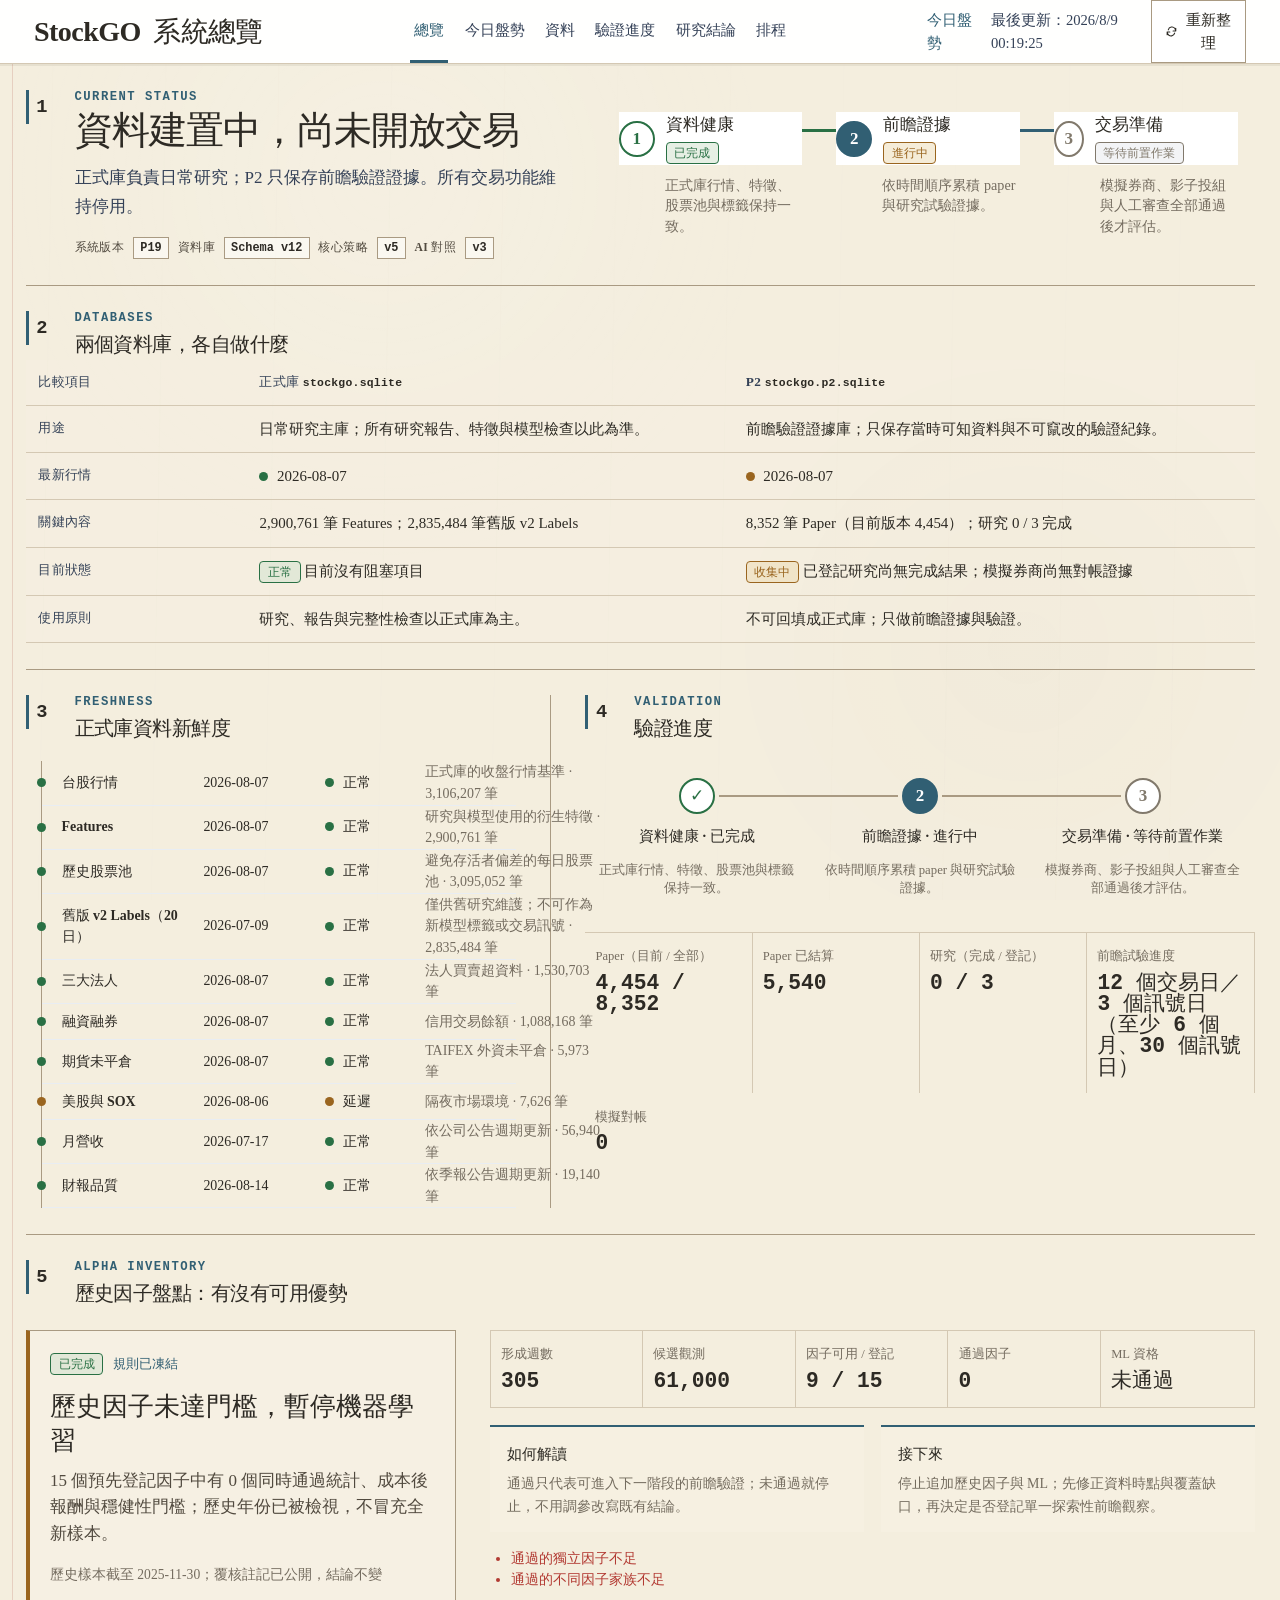
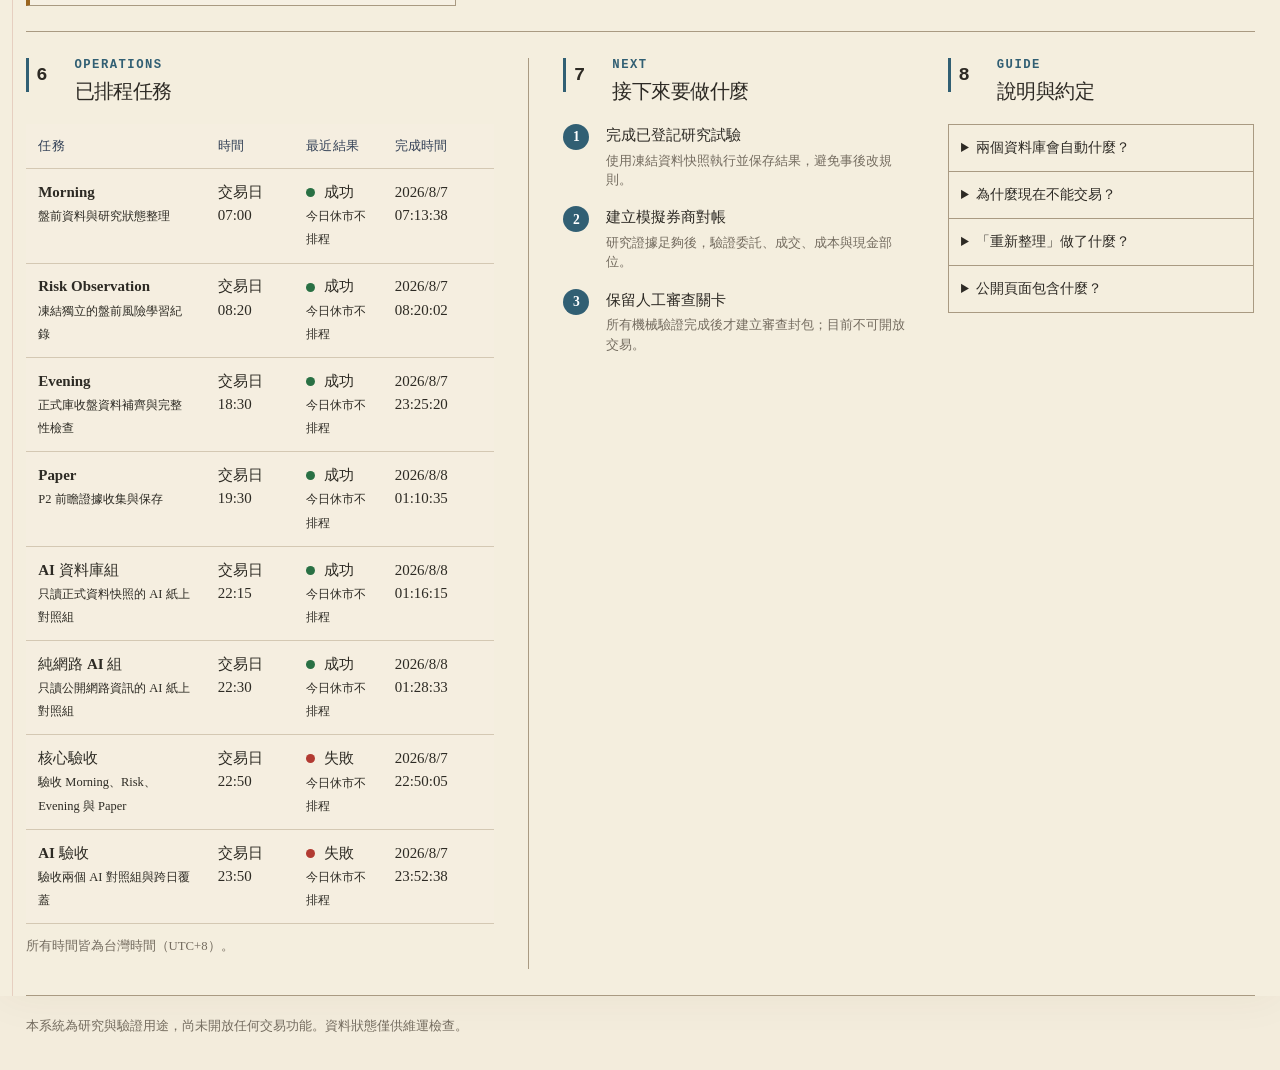
<file: index.html>
<!doctype html>
<html lang="zh-Hant">
<head>
  <meta charset="utf-8">
  <meta name="viewport" content="width=device-width, initial-scale=1">
  <meta name="color-scheme" content="light">
  <meta name="robots" content="noindex,nofollow">
  <meta http-equiv="Content-Security-Policy" content="default-src 'self'; script-src 'self'; style-src 'self'; img-src 'self' data:; object-src 'none'; base-uri 'none'">
  <meta name="description" content="StockGO P19；資料庫 Schema v12；核心策略 v5；AI 對照 v3；資料、驗證與排程狀態總覽。">
  <title>StockGO 系統總覽</title>
  <link rel="stylesheet" href="styles.css?v=version-labels-20260725">
</head>
<body>
  <header class="site-header">
    <a class="brand" href="#top" aria-label="回到頂端">StockGO <span>系統總覽</span></a>
    <nav aria-label="頁面導覽">
      <a class="active" href="#overview">總覽</a>
      <a href="market.html">今日盤勢</a>
      <a href="#data">資料</a>
      <a href="#validation">驗證進度</a>
      <a href="#alpha">研究結論</a>
      <a href="#schedule">排程</a>
    </nav>
    <div class="header-meta">
      <a class="page-link" href="market.html">今日盤勢</a>
      <span id="updated-at">最後更新：讀取中</span>
      <button id="reload" type="button" aria-label="重新整理頁面">
        <svg viewBox="0 0 24 24" aria-hidden="true"><path d="M20 6v5h-5M4 18v-5h5M6.1 9A7 7 0 0 1 18.5 6.5L20 11M4 13l1.5 4.5A7 7 0 0 0 17.9 15"/></svg>
        重新整理
      </button>
    </div>
  </header>

  <main id="top">
    <section id="overview" class="hero section-rule" aria-labelledby="headline">
      <div class="hero-copy">
        <p class="section-number">1</p>
        <div>
          <p class="eyebrow">CURRENT STATUS</p>
          <h1 id="headline">資料讀取中</h1>
          <p id="summary" class="lead">正在整理正式庫與 P2 驗證庫狀態。</p>
          <p class="system-version-note"><strong>系統版本</strong><span>P19</span><strong>資料庫</strong><span>Schema v12</span><strong>核心策略</strong><span>v5</span><strong>AI 對照</strong><span>v3</span></p>
        </div>
      </div>
      <ol id="stage-summary" class="stage-summary" aria-label="三階段進度"></ol>
    </section>

    <section id="data" class="section-rule">
      <div class="section-heading">
        <p class="section-number">2</p>
        <div><p class="eyebrow">DATABASES</p><h2>兩個資料庫，各自做什麼</h2></div>
      </div>
      <div class="table-wrap">
        <table class="compare-table">
          <thead><tr><th>比較項目</th><th>正式庫 <code>stockgo.sqlite</code></th><th>P2 <code>stockgo.p2.sqlite</code></th></tr></thead>
          <tbody id="database-comparison"></tbody>
        </table>
      </div>
    </section>

    <section class="split section-rule">
      <div>
        <div class="section-heading compact">
          <p class="section-number">3</p>
          <div><p class="eyebrow">FRESHNESS</p><h2>正式庫資料新鮮度</h2></div>
        </div>
        <div id="freshness-list" class="freshness-list"></div>
      </div>
      <div id="validation">
        <div class="section-heading compact">
          <p class="section-number">4</p>
          <div><p class="eyebrow">VALIDATION</p><h2>驗證進度</h2></div>
        </div>
        <ol id="validation-path" class="validation-path"></ol>
        <div id="evidence-metrics" class="evidence-metrics"></div>
      </div>
    </section>

    <section id="alpha" class="section-rule" aria-labelledby="alpha-heading">
      <div class="section-heading">
        <p class="section-number">5</p>
        <div><p class="eyebrow">ALPHA INVENTORY</p><h2 id="alpha-heading">歷史因子盤點：有沒有可用優勢</h2></div>
      </div>
      <div class="alpha-grid">
        <article class="alpha-verdict">
          <div id="alpha-status-line" class="alpha-status-line"></div>
          <h3 id="alpha-conclusion">研究結論讀取中</h3>
          <p id="alpha-explanation">正在讀取凍結的歷史評估摘要。</p>
          <p id="alpha-as-of" class="alpha-as-of"></p>
        </article>
        <div>
          <div id="alpha-metrics" class="evidence-metrics alpha-metrics"></div>
          <div class="alpha-guidance">
            <div><strong>如何解讀</strong><p>通過只代表可進入下一階段的前瞻驗證；未通過就停止，不用調參改寫既有結論。</p></div>
            <div><strong>接下來</strong><p id="alpha-next-action">等待研究摘要。</p></div>
          </div>
          <ul id="alpha-blockers" class="alpha-blockers"></ul>
        </div>
      </div>
    </section>

    <section class="bottom-grid section-rule">
      <div id="schedule">
        <div class="section-heading compact">
          <p class="section-number">6</p>
          <div><p class="eyebrow">OPERATIONS</p><h2>已排程任務</h2></div>
        </div>
        <div class="table-wrap">
          <table>
            <thead><tr><th>任務</th><th>時間</th><th>最近結果</th><th>完成時間</th></tr></thead>
            <tbody id="operation-list"></tbody>
          </table>
        </div>
        <p class="table-note">所有時間皆為台灣時間（UTC+8）。</p>
      </div>
      <div>
        <div class="section-heading compact">
          <p class="section-number">7</p>
          <div><p class="eyebrow">NEXT</p><h2>接下來要做什麼</h2></div>
        </div>
        <ol id="next-actions" class="next-actions"></ol>
      </div>
      <aside>
        <div class="section-heading compact">
          <p class="section-number">8</p>
          <div><p class="eyebrow">GUIDE</p><h2>說明與約定</h2></div>
        </div>
        <details><summary>兩個資料庫會自動什麼？</summary><p>正式庫做研究與報告；P2 只記錄當下可知的前瞻證據，兩者不互相覆蓋。</p></details>
        <details><summary>為什麼現在不能交易？</summary><p>資料完整不等於策略有效。還必須完成前瞻證據、研究試驗、模擬券商與人工審查。</p></details>
        <details><summary>「重新整理」做了什麼？</summary><p>只重新載入已公開的靜態狀態，不會執行資料庫更新或下單。</p></details>
        <details><summary>公開頁面包含什麼？</summary><p id="public-policy">只包含彙總狀態；不公開資料庫、憑證、持倉或策略參數。</p></details>
      </aside>
    </section>
  </main>

  <footer>本系統為研究與驗證用途，尚未開放任何交易功能。資料狀態僅供維運檢查。</footer>
  <noscript><p class="noscript">請啟用 JavaScript 以顯示狀態資料。</p></noscript>
  <script src="data/status.js?v=0601f1e770c3"></script>
  <script src="app.js?v=alpha-ops-20260719-3"></script>
</body>
</html>
</file>
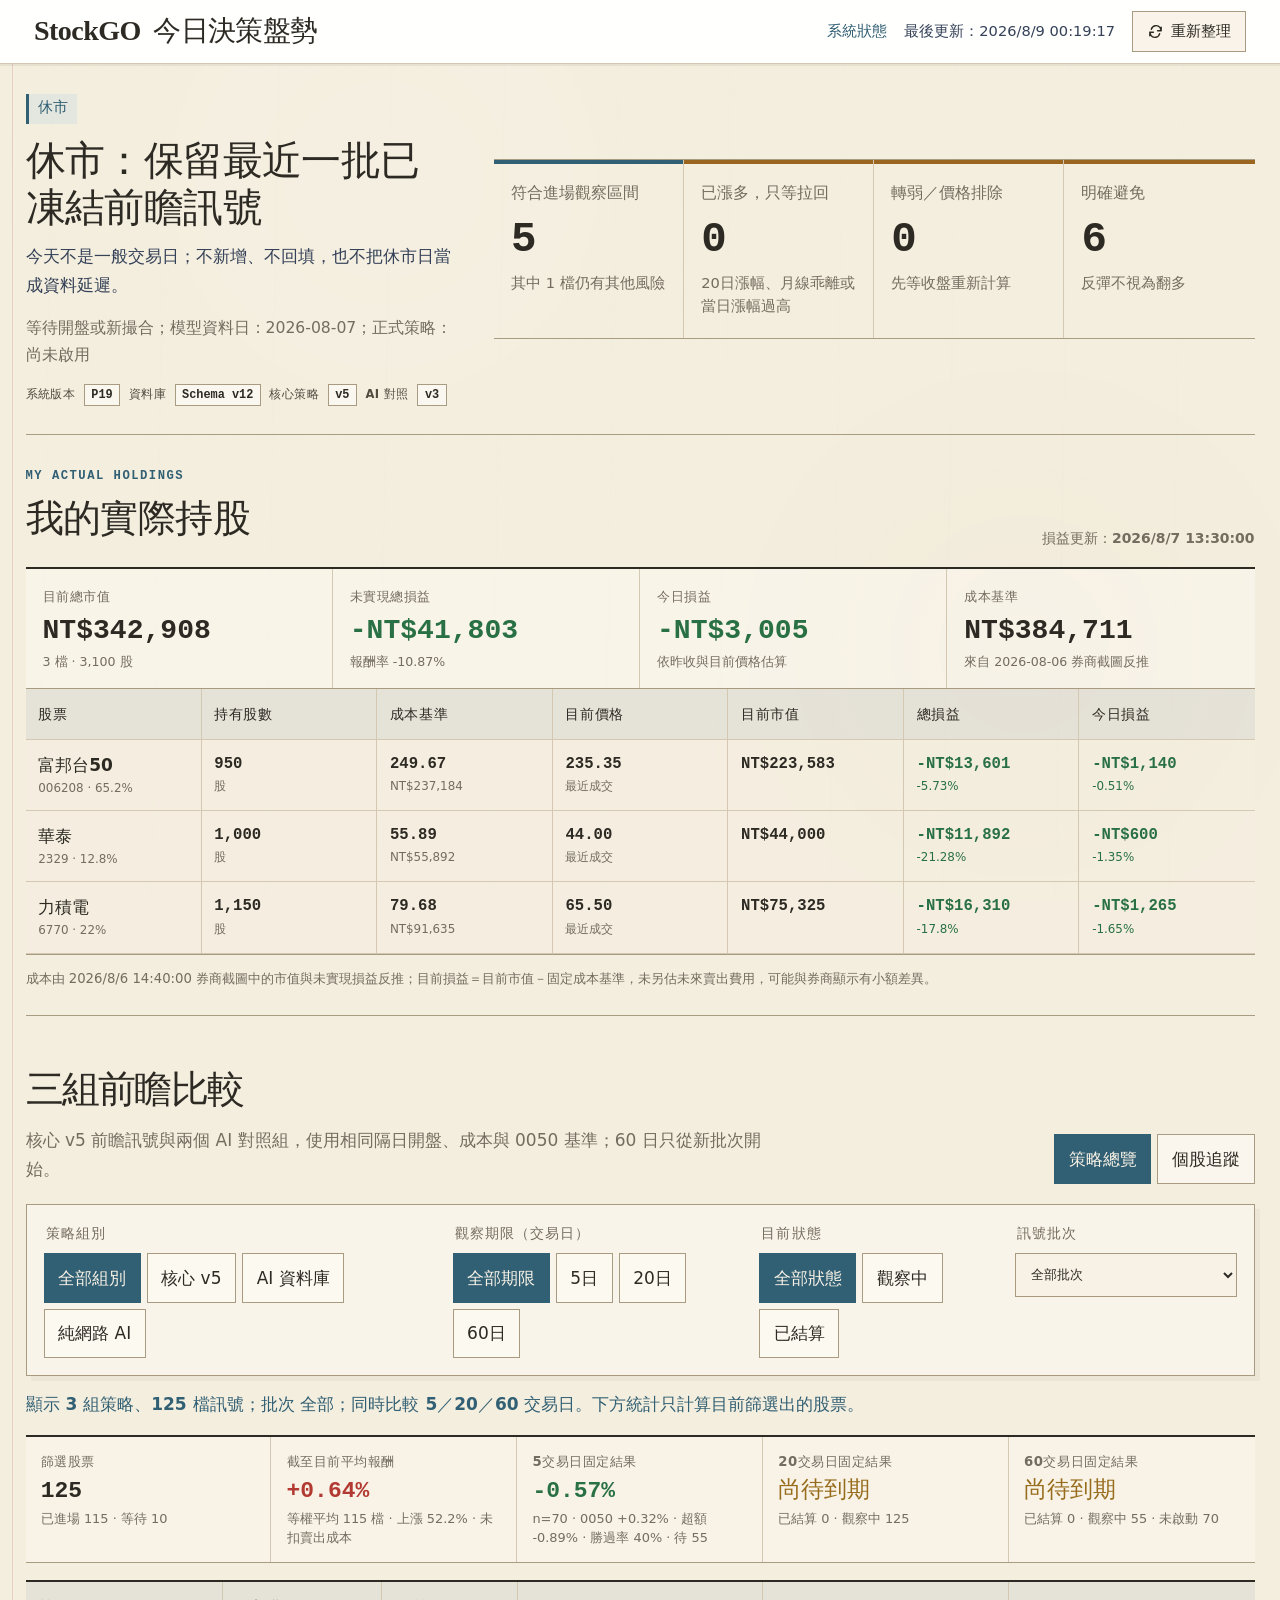
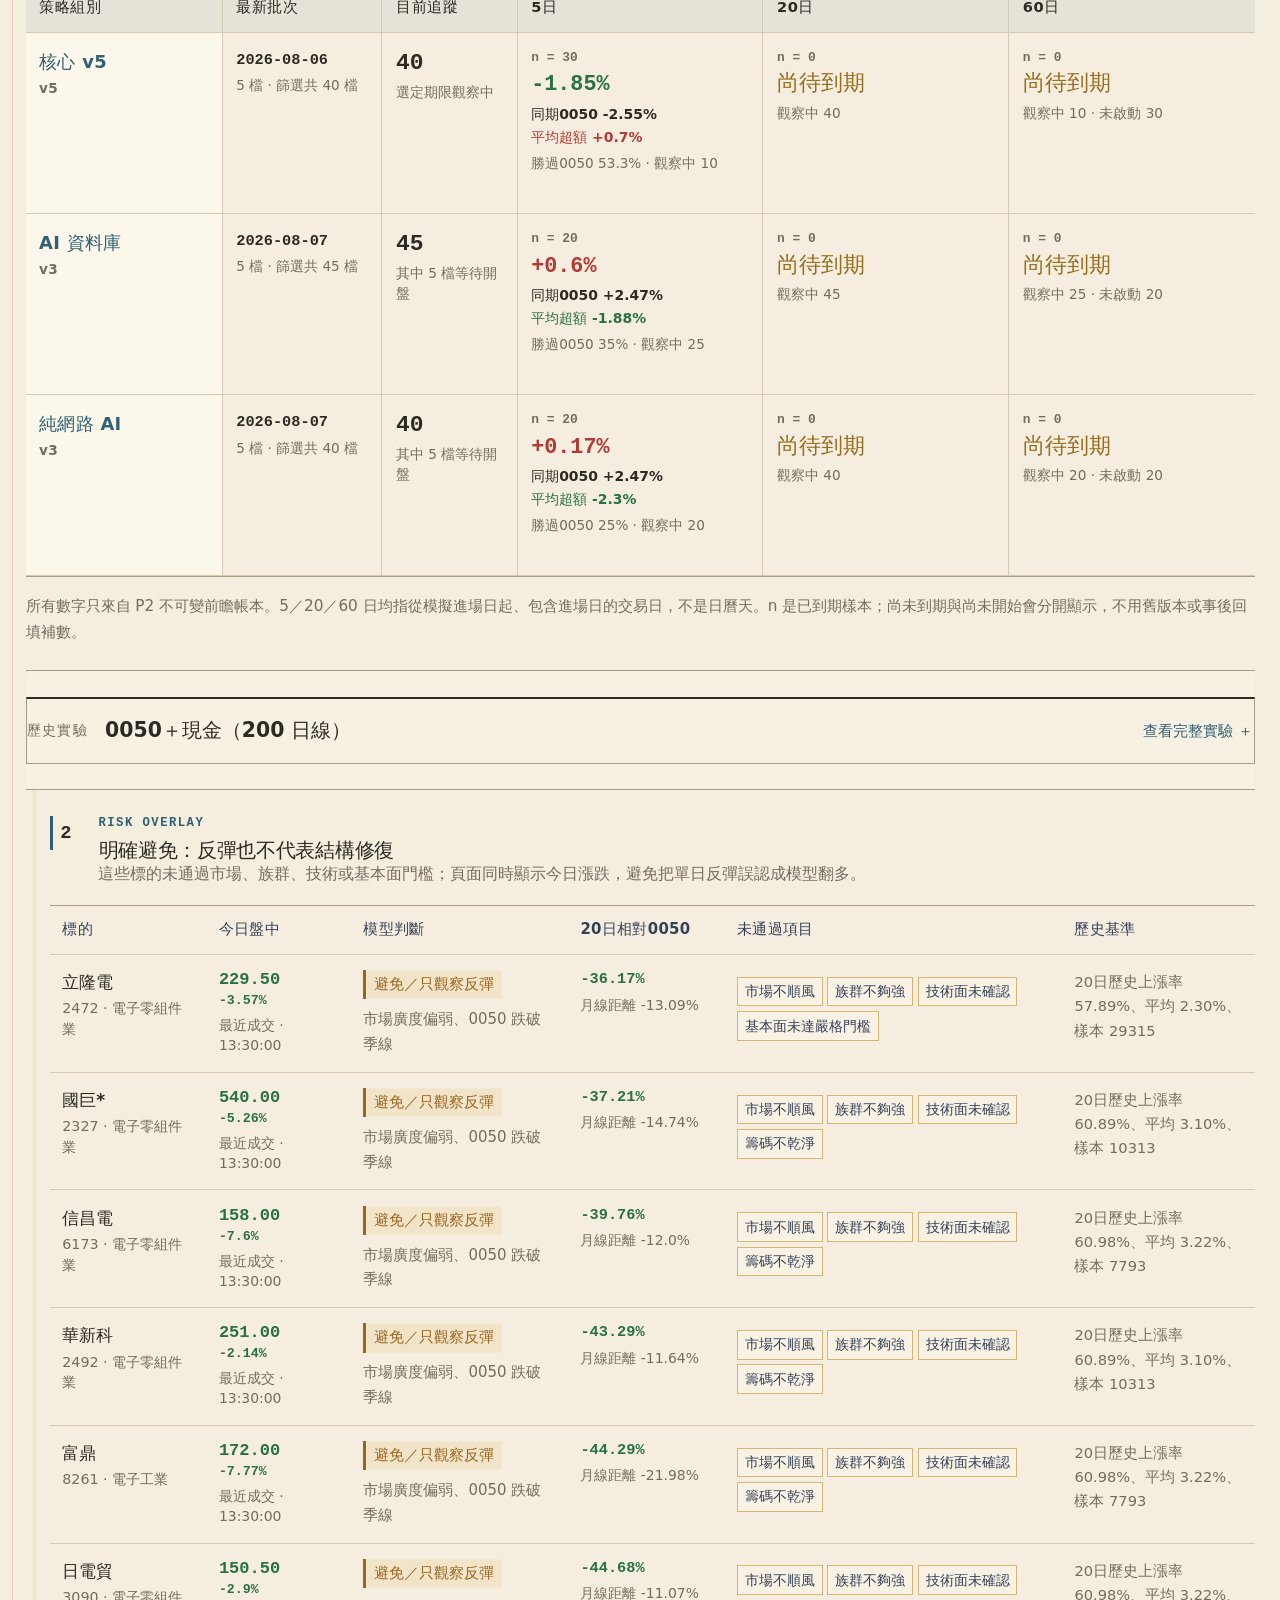
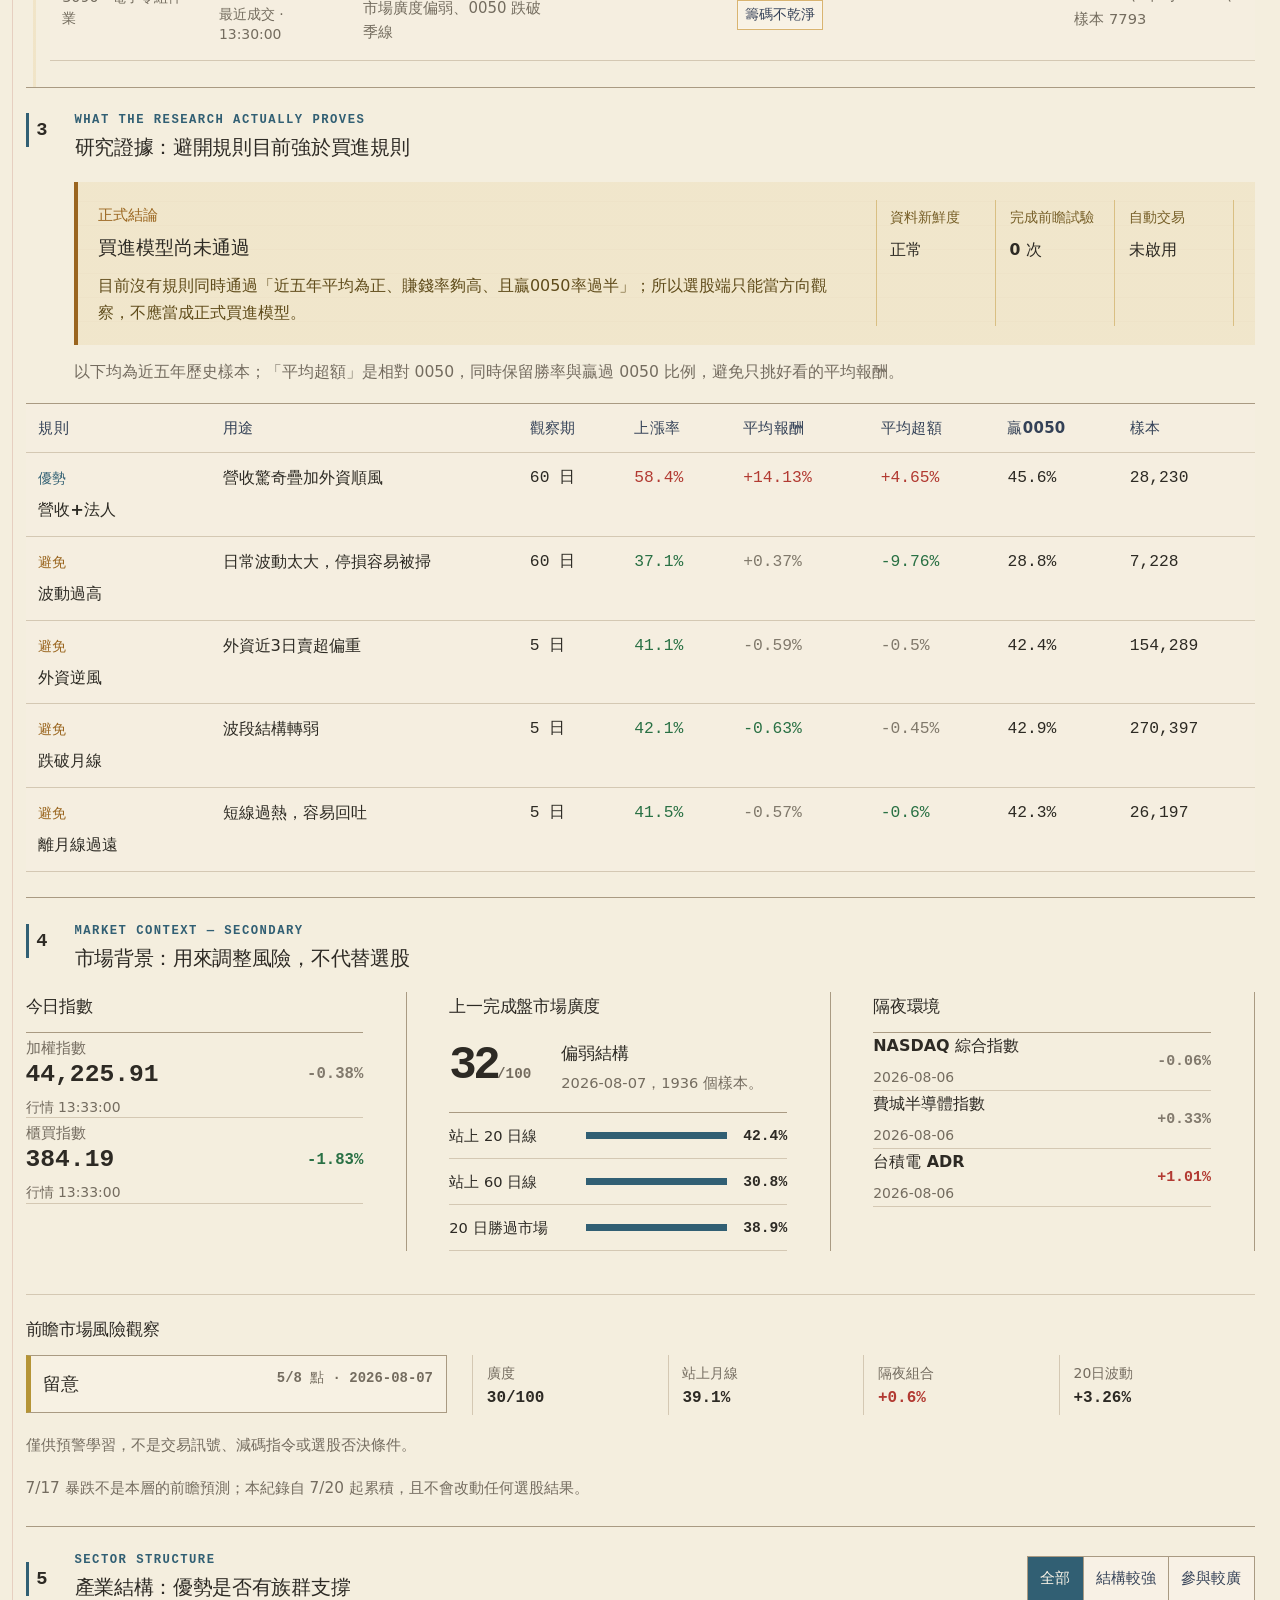
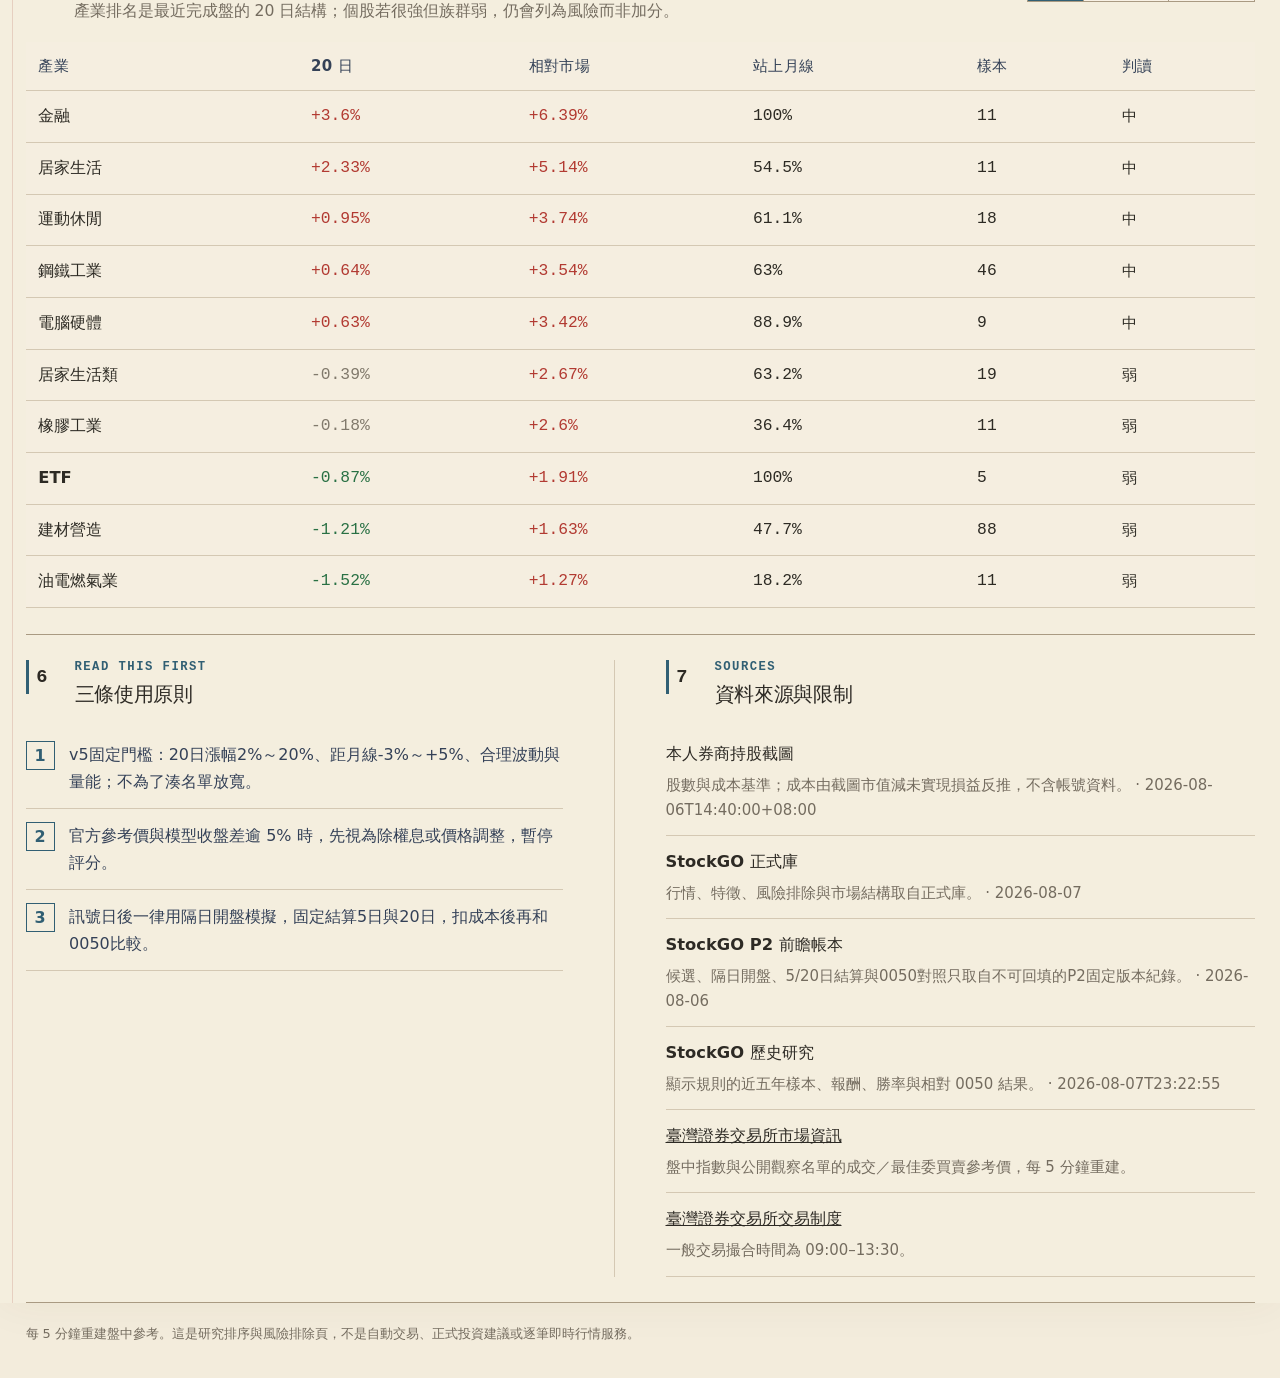
<file: market.html>
<!doctype html>
<html lang="zh-Hant">
<head>
  <meta charset="utf-8">
  <meta name="viewport" content="width=device-width, initial-scale=1">
  <meta name="color-scheme" content="light">
  <meta name="robots" content="noindex,nofollow">
  <meta http-equiv="Cache-Control" content="no-cache, no-store, must-revalidate">
  <meta http-equiv="Pragma" content="no-cache">
  <meta http-equiv="Expires" content="0">
  <meta http-equiv="Content-Security-Policy" content="default-src 'self'; script-src 'self'; style-src 'self'; img-src 'self' data:; object-src 'none'; base-uri 'none'">
  <meta name="description" content="StockGO P19；核心 v5、AI 資料庫與純網路 AI 的 5／20／60 日前瞻比較。">
  <title>StockGO 今日決策盤勢</title>
  <link rel="stylesheet" href="styles.css?v=version-labels-20260725">
  <link rel="stylesheet" href="market.css?v=personal-portfolio-20260806">
</head>
<body>
  <header class="site-header">
    <a class="brand" href="index.html" aria-label="回到系統總覽">StockGO <span>今日決策盤勢</span></a>
    <nav aria-label="頁面導覽">
      <a href="#portfolio">我的持股</a>
      <a href="#comparison">三組比較</a>
      <a href="#avoids">明確避免</a>
      <a href="#structure">市場背景</a>
      <a href="#evidence">研究證據</a>
      <a href="#exposure">0050 實驗</a>
    </nav>
    <div class="header-meta">
      <a class="page-link" href="index.html">系統狀態</a>
      <span id="market-updated-at">最後更新：讀取中</span>
      <button id="market-reload" type="button" aria-label="重新整理今日決策盤勢">
        <svg viewBox="0 0 24 24" aria-hidden="true"><path d="M20 6v5h-5M4 18v-5h5M6.1 9A7 7 0 0 1 18.5 6.5L20 11M4 13l1.5 4.5A7 7 0 0 0 17.9 15"/></svg>
        重新整理
      </button>
    </div>
  </header>

  <main id="top">
    <section id="overview" class="decision-hero section-rule" aria-labelledby="market-headline">
      <div class="decision-lead">
        <p id="market-phase" class="phase-label">資料讀取中</p>
        <h1 id="market-headline">正在整理今天的優勢與風險</h1>
        <p id="market-summary" class="lead">不是只看大盤，而是把正式庫候選逐一套用盤中確認與風險排除。</p>
        <p id="market-freshness" class="freshness-note">資料時間確認中</p>
        <p class="system-version-note"><strong>系統版本</strong><span>P19</span><strong>資料庫</strong><span>Schema v12</span><strong>核心策略</strong><span>v5</span><strong>AI 對照</strong><span>v3</span></p>
      </div>
      <div id="decision-strip" class="decision-strip" aria-label="今日決策摘要"></div>
    </section>

    <section id="portfolio" class="personal-portfolio section-rule" aria-labelledby="portfolio-title">
      <div class="portfolio-heading">
        <div><p class="eyebrow">MY ACTUAL HOLDINGS</p><h2 id="portfolio-title">我的實際持股</h2></div>
        <p id="portfolio-updated-at" class="portfolio-updated-at">正在整理持股行情</p>
      </div>
      <div id="portfolio-summary" class="portfolio-summary" aria-live="polite"></div>
      <div class="table-wrap portfolio-table-wrap">
        <table class="portfolio-table">
          <thead><tr><th>股票</th><th>持有股數</th><th>成本基準</th><th>目前價格</th><th>目前市值</th><th>總損益</th><th>今日損益</th></tr></thead>
          <tbody id="portfolio-body"></tbody>
        </table>
      </div>
      <div id="portfolio-cards" class="portfolio-cards"></div>
      <p id="portfolio-disclosure" class="portfolio-disclosure"></p>
    </section>

    <section id="comparison" class="strategy-comparison section-rule" aria-labelledby="comparison-title">
      <div class="comparison-heading">
        <div>
          <h2 id="comparison-title">三組前瞻比較</h2>
          <p>核心 v5 前瞻訊號與兩個 AI 對照組，使用相同隔日開盤、成本與 0050 基準；60 日只從新批次開始。</p>
        </div>
        <div class="view-switch" role="group" aria-label="檢視模式">
          <button type="button" class="comparison-view active" data-view="overview" aria-pressed="true">策略總覽</button>
          <button type="button" class="comparison-view" data-view="stocks" aria-pressed="false">個股追蹤</button>
        </div>
      </div>
      <div class="comparison-controls" aria-label="比較篩選">
        <fieldset>
          <legend>策略組別</legend>
          <div class="segmented-control">
            <button type="button" class="strategy-filter active" data-group="all" aria-pressed="true">全部組別</button>
            <button type="button" class="strategy-filter" data-group="core" aria-pressed="false">核心 v5</button>
            <button type="button" class="strategy-filter" data-group="database" aria-pressed="false">AI 資料庫</button>
            <button type="button" class="strategy-filter" data-group="web" aria-pressed="false">純網路 AI</button>
          </div>
        </fieldset>
        <fieldset>
          <legend>觀察期限（交易日）</legend>
          <div class="segmented-control">
            <button type="button" class="horizon-filter active" data-horizon="all" aria-pressed="true">全部期限</button>
            <button type="button" class="horizon-filter" data-horizon="5" aria-pressed="false">5日</button>
            <button type="button" class="horizon-filter" data-horizon="20" aria-pressed="false">20日</button>
            <button type="button" class="horizon-filter" data-horizon="60" aria-pressed="false">60日</button>
          </div>
        </fieldset>
        <fieldset>
          <legend>目前狀態</legend>
          <div class="segmented-control">
            <button type="button" class="state-filter active" data-state="all" aria-pressed="true">全部狀態</button>
            <button type="button" class="state-filter" data-state="tracking" aria-pressed="false">觀察中</button>
            <button type="button" class="state-filter" data-state="settled" aria-pressed="false">已結算</button>
          </div>
        </fieldset>
        <fieldset class="batch-filter-field">
          <legend>訊號批次</legend>
          <select id="signal-date-filter"><option value="all">全部批次</option></select>
        </fieldset>
      </div>
      <p id="comparison-summary" class="comparison-summary" aria-live="polite"></p>
      <div id="filter-statistics" class="filter-statistics" aria-live="polite"></div>
      <div id="comparison-overview" class="comparison-panel">
        <div class="table-wrap strategy-matrix-wrap">
          <table class="strategy-matrix">
            <thead><tr><th>策略組別</th><th>最新批次</th><th>目前追蹤</th><th data-horizon-col="5">5日</th><th data-horizon-col="20">20日</th><th data-horizon-col="60">60日</th></tr></thead>
            <tbody id="strategy-comparison-body"></tbody>
          </table>
        </div>
      </div>
      <div id="comparison-stocks" class="comparison-panel" hidden>
        <div class="table-wrap comparison-stock-table-wrap">
          <table class="comparison-stock-table">
            <thead><tr><th>組別</th><th>排名／股票</th><th>訊號日期</th><th>模擬進場價</th><th>目前報酬率</th><th>期限狀態</th></tr></thead>
            <tbody id="comparison-stock-body"></tbody>
          </table>
        </div>
        <div id="comparison-stock-cards" class="comparison-stock-cards"></div>
      </div>
      <p class="comparison-disclosure">所有數字只來自 P2 不可變前瞻帳本。5／20／60 日均指從模擬進場日起、包含進場日的交易日，不是日曆天。n 是已到期樣本；尚未到期與尚未開始會分開顯示，不用舊版本或事後回填補數。</p>
    </section>

    <section id="exposure" class="exposure-section section-rule" aria-labelledby="exposure-title">
      <details class="secondary-experiment">
        <summary><span>歷史實驗</span><strong id="exposure-title">0050＋現金（200 日線）</strong><em>查看完整實驗</em></summary>
        <div class="secondary-experiment-body">
          <div id="exposure-gate" class="exposure-gate" aria-live="polite"></div>
          <div id="exposure-cards" class="exposure-card-grid"></div>
          <p class="section-note exposure-disclosure">這是紙上研究，不會自動下單。0050 與 2330 使用完全相同的 0050 訊號；2330 只做描述性對照，不能拿來救援主實驗。所有歷史績效同起訖、隔日開盤、含公司行動再投資、扣交易成本，並在終點扣除假設賣出成本。</p>
        </div>
      </details>
    </section>

    <section id="avoids" class="section-rule avoid-section">
      <div class="section-heading">
        <p class="section-number">2</p>
        <div><p class="eyebrow">RISK OVERLAY</p><h2>明確避免：反彈也不代表結構修復</h2></div>
      </div>
      <p class="section-note">這些標的未通過市場、族群、技術或基本面門檻；頁面同時顯示今日漲跌，避免把單日反彈誤認成模型翻多。</p>
      <div class="table-wrap decision-table-wrap">
        <table class="decision-table avoid-table">
          <thead><tr><th>標的</th><th>今日盤中</th><th>模型判斷</th><th>20日相對0050</th><th>未通過項目</th><th>歷史基準</th></tr></thead>
          <tbody id="avoid-list"></tbody>
        </table>
      </div>
      <div id="avoid-cards" class="mobile-decision-list"></div>
    </section>

    <section id="evidence" class="section-rule">
      <div class="section-heading">
        <p class="section-number">3</p>
        <div><p class="eyebrow">WHAT THE RESEARCH ACTUALLY PROVES</p><h2>研究證據：避開規則目前強於買進規則</h2></div>
      </div>
      <div id="research-state" class="research-state"></div>
      <p class="section-note evidence-note">以下均為近五年歷史樣本；「平均超額」是相對 0050，同時保留勝率與贏過 0050 比例，避免只挑好看的平均報酬。</p>
      <div class="table-wrap evidence-table-wrap">
        <table class="evidence-table">
          <thead><tr><th>規則</th><th>用途</th><th>觀察期</th><th>上漲率</th><th>平均報酬</th><th>平均超額</th><th>贏0050</th><th>樣本</th></tr></thead>
          <tbody id="rule-list"></tbody>
        </table>
      </div>
    </section>

    <section id="structure" class="market-context section-rule">
      <div class="section-heading">
        <p class="section-number">4</p>
        <div><p class="eyebrow">MARKET CONTEXT — SECONDARY</p><h2>市場背景：用來調整風險，不代替選股</h2></div>
      </div>
      <div class="context-grid">
        <div>
          <h3>今日指數</h3>
          <div id="index-strip" class="index-strip" aria-label="今日市場指數"></div>
        </div>
        <div>
          <h3>上一完成盤市場廣度</h3>
          <div id="breadth-score" class="breadth-score"></div>
          <div id="breadth-bars" class="bar-list"></div>
        </div>
        <div>
          <h3>隔夜環境</h3>
          <div id="overnight-list" class="overnight-list"></div>
        </div>
        <div class="risk-context">
          <h3>前瞻市場風險觀察</h3>
          <div id="risk-observation" class="risk-observation"></div>
        </div>
      </div>
    </section>

    <section id="sectors" class="section-rule">
      <div class="section-heading sector-heading">
        <p class="section-number">5</p>
        <div><p class="eyebrow">SECTOR STRUCTURE</p><h2>產業結構：優勢是否有族群支撐</h2></div>
        <div class="filter-group" aria-label="產業篩選">
          <button class="filter-button active" type="button" data-filter="all">全部</button>
          <button class="filter-button" type="button" data-filter="strong">結構較強</button>
          <button class="filter-button" type="button" data-filter="participation">參與較廣</button>
        </div>
      </div>
      <p class="section-note">產業排名是最近完成盤的 20 日結構；個股若很強但族群弱，仍會列為風險而非加分。</p>
      <div class="table-wrap">
        <table class="sector-table">
          <thead><tr><th>產業</th><th>20 日</th><th>相對市場</th><th>站上月線</th><th>樣本</th><th>判讀</th></tr></thead>
          <tbody id="sector-list"></tbody>
        </table>
      </div>
    </section>

    <section class="analysis-grid section-rule">
      <div>
        <div class="section-heading compact"><p class="section-number">6</p><div><p class="eyebrow">READ THIS FIRST</p><h2>三條使用原則</h2></div></div>
        <ol id="watchpoint-list" class="watchpoint-list"></ol>
      </div>
      <aside>
        <div class="section-heading compact"><p class="section-number">7</p><div><p class="eyebrow">SOURCES</p><h2>資料來源與限制</h2></div></div>
        <div id="source-list" class="source-list"></div>
      </aside>
    </section>
  </main>

  <footer>每 5 分鐘重建盤中參考。這是研究排序與風險排除頁，不是自動交易、正式投資建議或逐筆即時行情服務。</footer>
  <noscript><p class="noscript">請啟用 JavaScript 讀取今日決策盤勢。</p></noscript>
  <script src="data/market-data.js?v=01a3962c6a8c"></script>
  <script src="market.js?v=f9b839d9949a"></script>
</body>
</html>
</file>
<file: styles.css>
:root {
  --ink: #0b1b38;
  --muted: #5e6b7e;
  --line: #ccd5e2;
  --line-strong: #97a6ba;
  --blue: #0b57d0;
  --blue-soft: #eef4ff;
  --green: #15803d;
  --green-soft: #ecfdf3;
  --amber: #c56a00;
  --amber-soft: #fff8e7;
  --red: #c62828;
  --red-soft: #fff0f0;
  --gray: #7b8491;
  --surface: #ffffff;
  --max: 1500px;
  font-family: Inter, ui-sans-serif, system-ui, -apple-system, "Segoe UI", "Noto Sans TC", sans-serif;
  color: var(--ink);
  background: var(--surface);
  font-synthesis: none;
}

/* Paper ledger theme: restores the original editorial character while keeping
   the current dashboard structure and data. */
:root {
  --ink: #2d2a24;
  --muted: #746c5f;
  --line: #d4c8b3;
  --line-strong: #a99a82;
  --blue: #315f73;
  --blue-soft: rgba(207, 222, 221, .48);
  --green: #297044;
  --green-soft: rgba(211, 226, 207, .56);
  --amber: #9a651f;
  --amber-soft: rgba(235, 218, 177, .5);
  --red: #b23a32;
  --red-soft: rgba(234, 204, 194, .52);
  --gray: #81796c;
  --surface: #f3ecdc;
  --paper: #f3ecdc;
  --paper-light: #f8f2e6;
  font-family: Georgia, "Noto Serif TC", "Songti TC", "PMingLiU", serif;
  color: var(--ink);
  background-color: var(--paper);
}

html {
  background-color: var(--paper);
  background-image:
    radial-gradient(ellipse at 18% 12%, rgba(255,255,255,.46) 0 1px, transparent 2px),
    radial-gradient(ellipse at 78% 36%, rgba(95,76,48,.07) 0 .8px, transparent 1.8px),
    repeating-linear-gradient(7deg, rgba(88,70,42,.025) 0, rgba(88,70,42,.025) 1px, transparent 1px, transparent 5px),
    linear-gradient(96deg, rgba(255,255,255,.18), transparent 32%, rgba(112,87,51,.035) 68%, transparent);
  background-size: 31px 29px, 37px 41px, 100% 7px, 100% 100%;
  background-attachment: fixed;
}

body {
  position: relative;
  min-height: 100vh;
  background: transparent;
  color: var(--ink);
}

body::before {
  content: "";
  position: fixed;
  inset: 0;
  z-index: -1;
  pointer-events: none;
  opacity: .48;
  background:
    repeating-linear-gradient(91deg, transparent 0 53px, rgba(82,62,36,.025) 54px, transparent 55px 113px),
    radial-gradient(circle at 30% 20%, rgba(255,255,255,.24), transparent 34%),
    radial-gradient(circle at 80% 72%, rgba(124,94,53,.055), transparent 28%);
}

.site-header {
  border-color: var(--line-strong);
  background: rgba(243, 236, 220, .94);
  box-shadow: 0 2px 0 rgba(82, 64, 41, .08);
  backdrop-filter: blur(6px);
}

.brand, h1, h2, h3 { font-family: Georgia, "Noto Serif TC", "Songti TC", "PMingLiU", serif; }
nav a, .header-meta, .lead, th { color: #514a3f; }

main {
  position: relative;
  background: rgba(248, 242, 230, .28);
  box-shadow: 0 0 44px rgba(76, 57, 34, .055);
}

main::before {
  content: "";
  position: absolute;
  top: 0;
  bottom: 0;
  left: 12px;
  width: 1px;
  background: rgba(165, 67, 55, .18);
  pointer-events: none;
}

.section-rule, th, td, .freshness-row, .analysis-item,
.watchpoint-list li, .source-item, details { border-color: var(--line); }
.section-rule { border-bottom-color: var(--line-strong); }

#reload, #market-reload, .filter-button, .candidate-filter,
.stage-title, .stage-index, .factor-tag, .risk-tag {
  background-color: rgba(248, 242, 230, .82);
}

table { background: rgba(248, 242, 230, .16); }
tbody tr:hover { background: rgba(222, 211, 190, .34) !important; }
.badge.waiting, .badge.not_run, .decision-label { background-color: rgba(224, 215, 198, .56); }

@media (max-width: 700px) {
  main::before { left: 4px; }
  .site-header { background: rgba(243, 236, 220, .97); }
}

* { box-sizing: border-box; }
html { scroll-behavior: smooth; font-size: 17px; }
body { margin: 0; background: transparent; color: var(--ink); line-height: 1.55; }
button, summary { font: inherit; }
a { color: inherit; }
.page-link { color: var(--blue); text-decoration: none; font-weight: 700; }
.page-link:hover { text-decoration: underline; }

.site-header {
  min-height: 64px;
  padding: 0 2rem;
  border-bottom: 1px solid var(--line);
  display: grid;
  grid-template-columns: minmax(220px, .9fr) minmax(500px, auto) minmax(300px, .8fr);
  align-items: center;
  gap: 1rem;
  position: sticky;
  top: 0;
  background: rgba(255,255,255,.97);
  z-index: 10;
}

.brand { font-family: Georgia, "Noto Serif TC", serif; font-size: 1.65rem; font-weight: 700; text-decoration: none; letter-spacing: -.02em; white-space: nowrap; }
.brand span { font-family: inherit; margin-left: .35rem; }
nav { align-self: stretch; display: flex; align-items: stretch; gap: .7rem; }
nav a { display: grid; place-items: center; padding: 0 .25rem; text-decoration: none; color: #344157; border-bottom: 3px solid transparent; font-size: .9rem; white-space: nowrap; }
nav a:hover, nav a.active { color: var(--blue); border-color: var(--blue); }
.header-meta { display: flex; justify-content: flex-end; align-items: center; gap: 1rem; color: #344157; font-size: .86rem; }
#reload { border: 1px solid var(--line-strong); background: #fff; color: var(--ink); min-height: 38px; padding: .45rem .8rem; display: inline-flex; gap: .45rem; align-items: center; cursor: pointer; }
#reload:hover { border-color: var(--blue); color: var(--blue); }
#reload svg { width: 17px; fill: none; stroke: currentColor; stroke-width: 2; stroke-linecap: round; stroke-linejoin: round; }

main { max-width: var(--max); margin: 0 auto; padding: 0 1.5rem; }
section { scroll-margin-top: 80px; }
.section-rule { border-bottom: 1px solid var(--line-strong); padding: 1.5rem 0; }
.section-heading, .hero-copy { display: flex; gap: 1rem; align-items: flex-start; }
.section-heading.compact { margin-bottom: 1rem; }
.section-number { flex: 0 0 32px; margin: 0; padding-left: .45rem; border-left: 3px solid var(--blue); font: 700 1.1rem/2rem ui-monospace, SFMono-Regular, Consolas, monospace; }
.eyebrow { margin: 0 0 .2rem; color: var(--blue); font: 700 .72rem/1.2 ui-monospace, SFMono-Regular, Consolas, monospace; letter-spacing: .12em; }
h1, h2 { margin: 0; letter-spacing: -.025em; }
h1 { font-size: clamp(1.65rem, 3vw, 2.45rem); line-height: 1.18; }
h2 { font-size: 1.18rem; }
.lead { color: #344157; margin: .65rem 0 0; line-height: 1.7; }
.system-version-note { display: flex; flex-wrap: wrap; gap: .35rem .5rem; align-items: center; margin: .9rem 0 0; color: var(--muted); font-size: .72rem; line-height: 1.5; }
.system-version-note strong { color: #514a3f; font-size: .68rem; letter-spacing: .04em; }
.system-version-note span { padding: .12rem .38rem; border: 1px solid var(--line-strong); background: rgba(255, 255, 255, .5); color: var(--ink); font: 700 .7rem/1.35 ui-monospace, SFMono-Regular, Consolas, monospace; }

.hero { display: grid; grid-template-columns: minmax(420px, .9fr) minmax(600px, 1.1fr); gap: 2.5rem; align-items: center; min-height: 142px; }
.stage-summary { list-style: none; padding: 0; margin: 0; display: grid; grid-template-columns: repeat(3, 1fr); }
.stage-summary li { position: relative; padding: 0 1rem; min-height: 82px; }
.stage-summary li:not(:last-child)::after { content: ""; position: absolute; height: 3px; background: var(--line-strong); top: 17px; left: calc(50% + 22px); right: calc(-50% + 22px); }
.stage-summary li.complete:not(:last-child)::after { background: var(--green); }
.stage-summary li.in_progress:not(:last-child)::after { background: var(--blue); }
.stage-title { position: relative; z-index: 2; display: flex; align-items: center; gap: .65rem; width: fit-content; padding-right: .75rem; background: #fff; font-weight: 700; }
.stage-index { width: 36px; height: 36px; display: inline-grid; place-items: center; border-radius: 50%; border: 2px solid var(--gray); background: #fff; color: var(--gray); font-weight: 800; z-index: 1; }
.complete .stage-index { color: var(--green); border-color: var(--green); }
.in_progress .stage-index { color: #fff; border-color: var(--blue); background: var(--blue); }
.stage-summary small { display: block; margin: .55rem 0 0 46px; color: var(--muted); line-height: 1.45; }

.table-wrap { width: 100%; overflow-x: auto; }
table { width: 100%; border-collapse: collapse; font-size: .88rem; }
th, td { padding: .7rem .75rem; text-align: left; border-bottom: 1px solid var(--line); vertical-align: top; }
th { color: #344157; font-size: .78rem; letter-spacing: .02em; }
code { color: var(--ink); font-size: .86em; }
.compare-table th:first-child, .compare-table td:first-child { width: 18%; }
.compare-table td { line-height: 1.5; }
.status-line { display: inline-flex; gap: .5rem; align-items: center; }
.dot { width: 9px; height: 9px; border-radius: 50%; flex: 0 0 auto; background: var(--gray); }
.dot.current, .dot.complete, .dot.success { background: var(--green); }
.dot.building, .dot.collecting, .dot.in_progress, .dot.running, .dot.delayed, .dot.pending { background: var(--amber); }
.dot.failed, .dot.missing, .dot.missed { background: var(--red); }
.dot.waiting, .dot.not_run, .dot.upcoming, .dot.stale, .dot.unavailable { background: var(--gray); }
.badge { display: inline-flex; align-items: center; border: 1px solid currentColor; padding: .12rem .45rem; border-radius: 4px; font-size: .72rem; line-height: 1.35; }
.badge.current, .badge.complete, .badge.success { color: var(--green); background: var(--green-soft); }
.badge.building, .badge.collecting, .badge.in_progress, .badge.running, .badge.delayed, .badge.pending { color: var(--amber); background: var(--amber-soft); }
.badge.failed, .badge.missing, .badge.missed { color: var(--red); background: var(--red-soft); }
.badge.waiting, .badge.not_run, .badge.upcoming, .badge.stale, .badge.unavailable { color: var(--gray); background: #f3f4f6; }

.split { display: grid; grid-template-columns: .88fr 1.12fr; gap: 2rem; }
.split > *, .bottom-grid > * { min-width: 0; }
.split > div:first-child { padding-right: 2rem; border-right: 1px solid var(--line-strong); }
.freshness-list { border-left: 1px solid var(--line-strong); margin-left: 15px; }
.freshness-row { position: relative; display: grid; grid-template-columns: minmax(130px, 1fr) 110px 88px minmax(180px, 1.5fr); gap: .7rem; align-items: center; min-height: 36px; padding-left: 20px; border-bottom: 1px solid #e8edf3; font-size: .82rem; }
.freshness-row::before { content: ""; position: absolute; left: -5px; width: 9px; height: 9px; border-radius: 50%; background: var(--gray); }
.freshness-row.current::before { background: var(--green); }
.freshness-row.delayed::before { background: var(--amber); }
.freshness-row.missing::before { background: var(--red); }
.freshness-row .note { color: var(--muted); }

.validation-path { list-style: none; margin: 2rem 0 1rem; padding: 0; display: grid; grid-template-columns: repeat(3, 1fr); }
.validation-path li { position: relative; text-align: center; padding: 0 .75rem; }
.validation-path li:not(:last-child)::after { content: ""; position: absolute; top: 17px; left: calc(50% + 22px); right: calc(-50% + 22px); height: 2px; background: var(--line-strong); }
.validation-path .stage-index { margin: 0 auto .65rem; position: relative; }
.validation-path strong { display: block; font-size: .86rem; }
.validation-path p { color: var(--muted); font-size: .75rem; line-height: 1.45; }
.evidence-metrics { margin-top: 1.25rem; border-top: 1px solid var(--line); display: grid; grid-template-columns: repeat(4, 1fr); }
.metric { padding: .85rem .6rem; border-right: 1px solid var(--line); }
.metric:last-child { border-right: 0; }
.metric span { display: block; color: var(--muted); font-size: .74rem; }
.metric strong { display: block; margin-top: .35rem; font: 700 1.25rem/1 ui-monospace, SFMono-Regular, Consolas, monospace; }

.alpha-grid { display: grid; grid-template-columns: minmax(300px, .72fr) minmax(560px, 1.28fr); gap: 2rem; margin-top: 1.2rem; }
.alpha-verdict { padding: 1.15rem 1.2rem; border: 1px solid var(--line-strong); border-left: 4px solid var(--amber); background: rgba(248, 242, 230, .52); }
.alpha-verdict h3 { margin: .7rem 0 .55rem; font-size: clamp(1.25rem, 2vw, 1.65rem); line-height: 1.35; }
.alpha-verdict p { margin: 0; color: #514a3f; }
.alpha-status-line { min-height: 1.6rem; display: flex; gap: .6rem; align-items: center; }
.protocol-lock { color: var(--blue); font-size: .78rem; font-weight: 700; }
.alpha-as-of { margin-top: 1rem !important; color: var(--muted) !important; font-size: .8rem; }
.alpha-metrics { margin-top: 0; grid-template-columns: repeat(5, 1fr); border: 1px solid var(--line); }
.alpha-guidance { display: grid; grid-template-columns: 1fr 1fr; gap: 1rem; margin-top: 1rem; }
.alpha-guidance > div { padding: .85rem 1rem; border-top: 2px solid var(--blue); background: rgba(248, 242, 230, .34); }
.alpha-guidance strong { font-size: .9rem; }
.alpha-guidance p { margin: .35rem 0 0; color: var(--muted); font-size: .82rem; line-height: 1.6; }
.alpha-blockers { margin: .9rem 0 0; padding-left: 1.25rem; color: var(--red); font-size: .82rem; }

.bottom-grid { display: grid; grid-template-columns: 1.15fr .8fr .7fr; gap: 2rem; }
.bottom-grid > div:not(:last-of-type) { padding-right: 2rem; border-right: 1px solid var(--line-strong); }
.table-note { color: var(--muted); font-size: .75rem; }
.next-actions { list-style: none; padding: 0; margin: 0; counter-reset: actions; }
.next-actions li { counter-increment: actions; display: grid; grid-template-columns: 30px 1fr; gap: .75rem; margin-bottom: 1rem; }
.next-actions li::before { content: counter(actions); width: 26px; height: 26px; display: grid; place-items: center; background: var(--blue); color: #fff; border-radius: 50%; font-weight: 700; font-size: .8rem; }
.next-actions strong { display: block; font-size: .86rem; }
.next-actions p { margin: .25rem 0 0; color: var(--muted); font-size: .78rem; line-height: 1.45; }
details { border: 1px solid var(--line-strong); border-bottom: 0; }
details:last-child { border-bottom: 1px solid var(--line-strong); }
summary { cursor: pointer; padding: .72rem; font-size: .82rem; font-weight: 600; }
details p { margin: 0; padding: 0 .72rem .8rem; color: var(--muted); font-size: .78rem; line-height: 1.55; }

footer { max-width: var(--max); margin: 0 auto; padding: 1.2rem 1.5rem 2rem; color: var(--muted); font-size: .76rem; }
.noscript { position: fixed; inset: auto 1rem 1rem; background: var(--red-soft); color: var(--red); padding: 1rem; border: 1px solid var(--red); }

@media (max-width: 1240px) {
  .site-header { grid-template-columns: 1fr auto; }
  nav { display: none; }
  .hero { grid-template-columns: 1fr; }
  .split { grid-template-columns: 1fr; }
  .alpha-grid { grid-template-columns: 1fr; }
  .split > div:first-child { padding-right: 0; padding-bottom: 1.5rem; border-right: 0; border-bottom: 1px solid var(--line-strong); }
  .bottom-grid { grid-template-columns: 1fr 1fr; }
  .bottom-grid > div:first-child { grid-column: 1 / -1; padding-right: 0; padding-bottom: 1.5rem; border-right: 0; border-bottom: 1px solid var(--line-strong); }
}

@media (max-width: 700px) {
  .site-header { position: static; grid-template-columns: 1fr; gap: .7rem; padding: 1rem; }
  .header-meta { display: grid; grid-template-columns: auto minmax(0, 1fr); gap: .65rem .75rem; width: 100%; }
  .header-meta .page-link { grid-column: 1; }
  #updated-at { grid-column: 2; min-width: 0; text-align: right; overflow-wrap: anywhere; }
  #reload { grid-column: 1 / -1; justify-self: start; }
  main { padding: 0 1rem; }
  .section-rule { padding: 1.2rem 0; }
  .hero { min-height: 0; gap: 1.5rem; }
  .stage-summary { grid-template-columns: 1fr; gap: .8rem; }
  .stage-summary li { min-height: 0; padding: 0; }
  .stage-summary li::after { display: none; }
  .stage-summary small { margin-left: 46px; }
  .freshness-row { grid-template-columns: 1fr auto; padding: .55rem 0 .55rem 20px; }
  .freshness-row .note { grid-column: 1 / -1; }
  .validation-path { grid-template-columns: 1fr; gap: .9rem; margin-top: 1rem; }
  .validation-path li { text-align: left; display: grid; grid-template-columns: 42px 1fr; column-gap: .7rem; }
  .validation-path li::after { display: none; }
  .validation-path .stage-index { grid-row: 1 / 3; }
  .validation-path p { margin: .35rem 0; }
  .evidence-metrics { grid-template-columns: 1fr 1fr; }
  .metric:nth-child(2) { border-right: 0; }
  .alpha-metrics { grid-template-columns: 1fr 1fr; }
  .alpha-guidance { grid-template-columns: 1fr; }
  .bottom-grid { grid-template-columns: 1fr; }
  .bottom-grid > div, .bottom-grid > div:not(:last-of-type) { grid-column: auto; padding: 0 0 1.4rem; border-right: 0; border-bottom: 1px solid var(--line-strong); }
  th, td { white-space: nowrap; }
}
</file>
<file: market.css>
.page-link { color: var(--blue); text-decoration: none; font-weight: 700; }
.page-link:hover { text-decoration: underline; }
#market-reload { border: 1px solid var(--line-strong); background: #fff; color: var(--ink); min-height: 38px; padding: .45rem .8rem; display: inline-flex; gap: .45rem; align-items: center; cursor: pointer; }
#market-reload:hover { border-color: var(--blue); color: var(--blue); }
#market-reload svg { width: 17px; fill: none; stroke: currentColor; stroke-width: 2; stroke-linecap: round; stroke-linejoin: round; }

.movement-up { color: var(--red) !important; }
.movement-down { color: var(--green) !important; }
.positive { color: var(--blue) !important; }
.negative { color: var(--amber) !important; }
.neutral { color: var(--gray) !important; }
.warning, .caution { color: var(--amber) !important; }
.muted { color: var(--muted); }
.freshness-note, .section-note { color: var(--muted); font-size: .78rem; line-height: 1.55; }
.freshness-note { margin: .9rem 0 0; }
.section-note { margin: -.35rem 0 1rem 48px; max-width: 1080px; }
.header-meta .page-link, #market-reload { white-space: nowrap; }

.decision-hero { min-height: 260px; display: grid; grid-template-columns: minmax(390px, .82fr) minmax(650px, 1.18fr); gap: 4rem; align-items: center; }
.decision-lead { max-width: 700px; }
.phase-label { display: inline-block; margin: 0 0 .8rem; padding: .25rem .55rem; border-left: 3px solid var(--blue); background: var(--blue-soft); color: var(--blue); font: 700 .78rem/1.4 ui-monospace, SFMono-Regular, Consolas, monospace; }
.decision-strip { display: grid; grid-template-columns: repeat(4, 1fr); border-top: 1px solid var(--line-strong); border-bottom: 1px solid var(--line-strong); }
.decision-summary { min-height: 142px; padding: 1.2rem 1rem; border-right: 1px solid var(--line-strong); position: relative; }
.decision-summary:last-child { border-right: 0; }
.decision-summary::before { content: ""; position: absolute; left: 0; top: 0; width: 100%; height: 4px; background: var(--gray); }
.decision-summary.positive::before { background: var(--blue); }
.decision-summary.warning::before { background: var(--amber); }
.decision-summary.negative::before { background: var(--amber); }
.decision-summary span, .decision-summary small { display: block; color: var(--muted); }
.decision-summary span { font-size: .8rem; font-weight: 700; }
.decision-summary strong { display: block; margin: .75rem 0 .55rem; font: 800 2.5rem/1 ui-monospace, SFMono-Regular, Consolas, monospace; color: var(--ink); }
.decision-summary small { font-size: .72rem; line-height: 1.45; }

.personal-portfolio { padding-top: 2rem; }
.portfolio-heading { display: flex; justify-content: space-between; gap: 1.5rem; align-items: end; margin-bottom: 1rem; }
.portfolio-heading h2 { margin: .18rem 0 0; font-size: 2.25rem; }
.portfolio-heading .eyebrow { margin: 0; color: var(--blue); }
.portfolio-updated-at { margin: 0; color: var(--muted); font-size: .82rem; font-weight: 750; }
.portfolio-summary {
  display: grid;
  grid-template-columns: repeat(4, 1fr);
  border-top: 2px solid var(--ink);
  border-bottom: 1px solid var(--line-strong);
  background: rgba(255, 253, 246, .38);
}
.portfolio-metric { min-width: 0; padding: 1rem; border-right: 1px solid var(--line); }
.portfolio-metric:last-child { border-right: 0; }
.portfolio-metric > span,
.portfolio-metric > strong,
.portfolio-metric > small { display: block; }
.portfolio-metric > span { color: var(--muted); font-size: .78rem; font-weight: 800; letter-spacing: .04em; }
.portfolio-metric > strong { margin: .45rem 0 .35rem; font: 850 1.65rem/1.15 ui-monospace, SFMono-Regular, Consolas, monospace; }
.portfolio-metric > small { color: var(--muted); font-size: .74rem; line-height: 1.45; }
.portfolio-empty { grid-column: 1 / -1; padding: 1rem; border-left: 4px solid var(--amber); background: var(--amber-soft); }
.portfolio-empty strong,
.portfolio-empty span { display: block; }
.portfolio-empty span { margin-top: .3rem; color: var(--muted); font-size: .78rem; }
.portfolio-table-wrap { border-bottom: 1px solid var(--line-strong); }
.portfolio-table { width: 100%; border-collapse: collapse; table-layout: fixed; }
.portfolio-table th,
.portfolio-table td { padding: .8rem .75rem; border-right: 1px solid var(--line); border-bottom: 1px solid var(--line); text-align: left; vertical-align: top; }
.portfolio-table th:last-child,
.portfolio-table td:last-child { border-right: 0; }
.portfolio-table th { background: rgba(31, 76, 112, .07); color: var(--ink); font-size: .8rem; letter-spacing: .04em; }
.portfolio-table td strong,
.portfolio-table td small { display: block; }
.portfolio-table td strong { font: 800 .92rem/1.3 ui-monospace, SFMono-Regular, Consolas, monospace; }
.portfolio-table td:first-child strong { font-family: inherit; font-size: 1rem; }
.portfolio-table td small { margin-top: .25rem; color: var(--muted); font-size: .7rem; line-height: 1.4; }
.portfolio-cards { display: none; }
.portfolio-disclosure { margin: .8rem 0 0; color: var(--muted); font-size: .78rem; line-height: 1.6; }

.decision-heading, .sector-heading { align-items: center; }
.filter-group { margin-left: auto; display: flex; border: 1px solid var(--line-strong); }
.filter-button, .candidate-filter { border: 0; border-right: 1px solid var(--line-strong); background: #fff; color: #344157; padding: .48rem .72rem; font-size: .76rem; cursor: pointer; }
.filter-button:last-child, .candidate-filter:last-child { border-right: 0; }
.filter-button:hover, .filter-button.active, .candidate-filter:hover, .candidate-filter.active { background: var(--blue); color: #fff; }

.experiment-status { margin: 1rem 0 1.2rem 48px; display: grid; grid-template-columns: minmax(260px, 1.1fr) minmax(420px, 1.5fr); gap: 1rem 2rem; padding: 1rem 1.1rem; border-left: 4px solid var(--blue); background: var(--blue-soft); }
.experiment-copy span { color: var(--blue); font-size: .7rem; font-weight: 800; }
.experiment-copy strong { display: block; margin-top: .25rem; font-size: 1rem; }
.experiment-copy p { margin: .4rem 0 0; color: #344157; font-size: .75rem; line-height: 1.5; }
.experiment-status dl { display: grid; grid-template-columns: repeat(4, 1fr); margin: 0; }
.experiment-status dl div { padding: .2rem .65rem; border-left: 1px solid #b8cae8; }
.experiment-status dt { color: var(--muted); font-size: .65rem; }
.experiment-status dd { margin: .35rem 0 0; font: 750 .82rem/1.2 ui-monospace, SFMono-Regular, Consolas, monospace; }
.scoreboard-mini { grid-column: 1 / -1; display: flex; flex-wrap: wrap; gap: .45rem 1rem; padding-top: .75rem; border-top: 1px solid #b8cae8; color: var(--muted); font-size: .7rem; }
.scoreboard-mini span { color: #344157; }
.experiment-ledger-grid { display: grid; grid-template-columns: 1fr 1fr; gap: 2.2rem; margin-top: 2rem; padding-top: 1.5rem; border-top: 1px solid var(--line-strong); }
.experiment-ledger-grid > article:first-child { padding-right: 2.2rem; border-right: 1px solid var(--line-strong); }
.ledger-heading h3 { margin: .2rem 0 .7rem; font-size: .92rem; }
.ledger-list { border-top: 1px solid var(--line-strong); }
.ledger-row { display: grid; grid-template-columns: 1fr auto; gap: 1rem; align-items: center; min-height: 70px; padding: .65rem 0; border-bottom: 1px solid var(--line); }
.ledger-row strong, .ledger-row span { display: block; }
.ledger-row strong { font-size: .78rem; }
.ledger-row strong small { color: var(--muted); font: 600 .68rem/1 ui-monospace, SFMono-Regular, Consolas, monospace; }
.ledger-row > div > span { margin-top: .25rem; color: var(--muted); font-size: .67rem; }
.ledger-metrics { text-align: right; }
.ledger-metrics span, .ledger-metrics b { font: 700 .67rem/1.45 ui-monospace, SFMono-Regular, Consolas, monospace; }
.ledger-metrics b { display: block; color: var(--ink); }
.ledger-empty, .mobile-empty { margin: 0; padding: 1rem 0; color: var(--muted); font-size: .75rem; line-height: 1.55; }

.decision-table-wrap { border-top: 1px solid var(--line-strong); }
.decision-table { min-width: 1380px; table-layout: fixed; }
.decision-table th:nth-child(1) { width: 13%; }
.decision-table th:nth-child(2) { width: 16%; }
.decision-table th:nth-child(3) { width: 10%; }
.decision-table th:nth-child(4) { width: 15%; }
.decision-table th:nth-child(5) { width: 14%; }
.decision-table th:nth-child(6), .decision-table th:nth-child(7) { width: 9%; }
.decision-table th:nth-child(8) { width: 14%; }
.decision-table td { padding-top: .9rem; padding-bottom: .9rem; line-height: 1.45; }
.decision-table tbody tr:hover { background: #f8fbff; }
.stock-id { display: grid; grid-template-columns: 28px 1fr; gap: .65rem; align-items: start; }
.stock-id > b { width: 26px; height: 26px; display: grid; place-items: center; color: var(--blue); border: 1px solid var(--blue); font: 800 .78rem/1 ui-monospace, SFMono-Regular, Consolas, monospace; }
.stock-id strong, .stock-id span { display: block; }
.stock-id strong { font-size: .9rem; }
.stock-id span { margin-top: .2rem; color: var(--muted); font-size: .7rem; }
.stock-id.no-rank { display: block; }
.decision-label { display: inline-block; padding: .22rem .45rem; border-left: 3px solid currentColor; background: #f3f4f6; font-size: .75rem; font-weight: 800; }
.decision-label.positive { background: var(--blue-soft); }
.decision-label.warning, .decision-label.caution { background: var(--amber-soft); }
.decision-label.negative { background: var(--amber-soft); }
.cell-note { display: block; margin-top: .45rem; color: var(--muted); font-size: .72rem; line-height: 1.5; }
.quote-cell strong, .quote-cell span, .quote-cell small { display: block; }
.quote-cell strong { font: 750 1rem/1.2 ui-monospace, SFMono-Regular, Consolas, monospace; }
.quote-cell span { margin-top: .15rem; font: 700 .78rem/1.2 ui-monospace, SFMono-Regular, Consolas, monospace; }
.quote-cell small { margin-top: .35rem; color: var(--muted); font-size: .65rem; }
.metric-cell strong, .metric-cell small { display: block; }
.metric-cell strong { font: 750 .9rem/1.2 ui-monospace, SFMono-Regular, Consolas, monospace; }
.metric-cell small { margin-top: .35rem; color: var(--muted); font-size: .68rem; }
.entry-performance { padding: .5rem .6rem; border-left: 3px solid var(--line-strong); background: rgba(255, 255, 255, .5); }
.entry-performance strong, .entry-performance span, .entry-performance small { display: block; }
.entry-performance strong { font: 800 .9rem/1.3 ui-monospace, SFMono-Regular, Consolas, monospace; }
.entry-performance span { margin-top: .2rem; color: #344157; font-size: .72rem; line-height: 1.5; }
.entry-performance small { margin-top: .15rem; color: var(--muted); font-size: .66rem; line-height: 1.45; }
.entry-performance.waiting { border-left-color: var(--amber); background: var(--amber-soft); }
.entry-performance.waiting strong, .entry-performance.unavailable strong { color: var(--amber); }
.mobile-performance { margin: .8rem 0; }
.tag-list { display: flex; flex-wrap: wrap; gap: .28rem; margin-top: .38rem; }
.factor-tag, .risk-tag { display: inline-block; padding: .14rem .32rem; border: 1px solid var(--line); color: #344157; background: #fff; font-size: .65rem; line-height: 1.35; }
.factor-tag { border-color: #9cb9e8; background: var(--blue-soft); }
.risk-tag { border-color: #d9b470; background: var(--amber-soft); }
.history-note { color: var(--muted); font-size: .7rem; line-height: 1.5; }
.avoid-section { background: linear-gradient(to right, transparent 0, transparent 7px, var(--amber-soft) 7px, var(--amber-soft) 10px, transparent 10px); padding-left: 24px; }
.avoid-table { min-width: 1080px; }
.avoid-table th:nth-child(1) { width: 13%; }
.avoid-table th:nth-child(2) { width: 12%; }
.avoid-table th:nth-child(3) { width: 18%; }
.avoid-table th:nth-child(4) { width: 13%; }
.avoid-table th:nth-child(5) { width: 28%; }
.avoid-table th:nth-child(6) { width: 16%; }
.mobile-decision-list { display: none; }

.research-state { display: grid; grid-template-columns: 1.35fr .65fr; gap: 2rem; margin: 1rem 0 1.2rem 48px; padding: 1.1rem 1.2rem; border-left: 4px solid var(--amber); background: var(--amber-soft); }
.research-state span { color: var(--amber); font-size: .72rem; font-weight: 800; }
.research-state strong { display: block; margin-top: .3rem; font-size: 1.1rem; }
.research-state p { margin: .45rem 0 0; color: #5f4b1a; font-size: .8rem; line-height: 1.55; }
.research-state dl { display: grid; grid-template-columns: repeat(3, 1fr); margin: 0; border-left: 1px solid #d9bf83; }
.research-state dl div { padding: .35rem .8rem; border-right: 1px solid #d9bf83; }
.research-state dt { color: #765e27; font-size: .68rem; }
.research-state dd { margin: .45rem 0 0; font-size: .8rem; font-weight: 800; }
.evidence-table-wrap { border-top: 1px solid var(--line-strong); }
.evidence-table { min-width: 960px; }
.evidence-table th:first-child { width: 15%; }
.evidence-table th:nth-child(2) { width: 25%; }
.evidence-table td:nth-child(n+3) { font-family: ui-monospace, SFMono-Regular, Consolas, monospace; }
.evidence-table td:first-child strong { display: block; margin-top: .3rem; }
.rule-kind { display: inline-block; font: 800 .65rem/1 ui-monospace, SFMono-Regular, Consolas, monospace; }

.market-context > .section-heading { margin-bottom: 1rem; }
.context-grid { display: grid; grid-template-columns: 1fr 1fr 1fr; gap: 2.5rem; }
.context-grid > div { min-width: 0; }
.context-grid > div:not(:last-child) { padding-right: 2.5rem; border-right: 1px solid var(--line-strong); }
.context-grid h3 { margin: 0 0 .7rem; font-size: .86rem; }
.index-strip, .overnight-list { border-top: 1px solid var(--line-strong); }
.risk-context { grid-column: 1 / -1; padding-top: 1.2rem; border-top: 1px solid var(--line-strong); }
.risk-observation { display: grid; grid-template-columns: minmax(190px, .7fr) 1.3fr; gap: 1rem 1.5rem; align-items: start; }
.risk-observation-head { display: flex; justify-content: space-between; gap: 1rem; padding: .75rem; border: 1px solid var(--line-strong); background: rgba(248, 242, 230, .62); }
.risk-observation-head strong { font-size: 1rem; }
.risk-observation-head span { color: var(--muted); font: 700 .7rem/1.3 ui-monospace, SFMono-Regular, Consolas, monospace; }
.risk-observation-head.high { border-left: 5px solid #9b5c1c; }
.risk-observation-head.watch { border-left: 5px solid #b59436; }
.risk-observation-head.normal { border-left: 5px solid var(--blue); }
.risk-observation-head.missing, .risk-observation-head.waiting { border-left: 5px solid var(--muted); }
.risk-observation dl { display: grid; grid-template-columns: repeat(4, 1fr); margin: 0; }
.risk-observation dl div { padding: .4rem .8rem; border-left: 1px solid var(--line); }
.risk-observation dt { color: var(--muted); font-size: .66rem; }
.risk-observation dd { margin: .25rem 0 0; font: 750 .82rem/1.2 ui-monospace, SFMono-Regular, Consolas, monospace; }
.risk-observation p, .risk-observation small { grid-column: 1 / -1; margin: 0; color: var(--muted); font-size: .72rem; line-height: 1.55; }
.index-row { min-height: 72px; display: grid; grid-template-columns: 1fr auto; gap: .5rem 1rem; align-items: center; border-bottom: 1px solid var(--line); }
.index-row div span { color: var(--muted); font-size: .72rem; }
.index-row div strong { display: block; font: 750 1.45rem/1.1 ui-monospace, SFMono-Regular, Consolas, monospace; }
.index-row small { grid-column: 1; color: var(--muted); font-size: .66rem; }
.index-change { grid-column: 2; grid-row: 1 / 3; font: 750 .92rem/1 ui-monospace, SFMono-Regular, Consolas, monospace; }
.breadth-score { display: grid; grid-template-columns: 95px 1fr; gap: 1rem; align-items: center; padding: .4rem 0 1rem; }
.score-number { font: 800 2.7rem/1 ui-monospace, SFMono-Regular, Consolas, monospace; letter-spacing: -.08em; }
.score-number small { color: var(--muted); font-size: .72rem; letter-spacing: 0; }
.score-copy strong, .score-copy span { display: block; }
.score-copy span { margin-top: .25rem; color: var(--muted); font-size: .7rem; }
.bar-list { border-top: 1px solid var(--line); }
.bar-row { display: grid; grid-template-columns: minmax(100px, .9fr) minmax(90px, 1fr) 50px; gap: .6rem; align-items: center; min-height: 40px; border-bottom: 1px solid var(--line); font-size: .7rem; }
.bar-track { height: 7px; background: #e7ecf3; overflow: hidden; }
.bar-fill { display: block; height: 100%; background: var(--blue); }
.bar-row strong { text-align: right; font-family: ui-monospace, SFMono-Regular, Consolas, monospace; }
.overnight-row { min-height: 58px; display: grid; grid-template-columns: 1fr 80px; gap: .35rem .7rem; align-items: center; border-bottom: 1px solid var(--line); }
.overnight-row strong { font-size: .78rem; }
.overnight-row time { grid-column: 1; color: var(--muted); font-size: .67rem; }
.overnight-return { grid-column: 2; grid-row: 1 / 3; justify-self: end; font: 750 .88rem/1 ui-monospace, SFMono-Regular, Consolas, monospace; }

.sector-table td:nth-child(n+2) { font-family: ui-monospace, SFMono-Regular, Consolas, monospace; }
.sector-table td:last-child { font-family: inherit; }
.structure-label { font: 700 .76rem/1.2 ui-sans-serif, system-ui, sans-serif; }
.analysis-grid { display: grid; grid-template-columns: 1fr 1fr; gap: 3rem; }
.analysis-grid > div { padding-right: 3rem; border-right: 1px solid var(--line-strong); }
.watchpoint-list { margin: 0; padding: 0; list-style: none; counter-reset: watch; }
.watchpoint-list li { counter-increment: watch; display: grid; grid-template-columns: 30px 1fr; gap: .8rem; padding: .75rem 0; border-bottom: 1px solid var(--line); color: #344157; font-size: .82rem; line-height: 1.55; }
.watchpoint-list li::before { content: counter(watch); width: 27px; height: 27px; display: grid; place-items: center; border: 1px solid var(--blue); color: var(--blue); font-weight: 800; }
.source-item { padding: .75rem 0; border-bottom: 1px solid var(--line); }
.source-item strong, .source-item a { display: block; color: var(--ink); font-size: .82rem; font-weight: 700; }
.source-item p { margin: .3rem 0 0; color: var(--muted); font-size: .72rem; line-height: 1.5; }

@media (max-width: 1350px) {
  .site-header { grid-template-columns: 1fr auto; }
  nav { display: none; }
}

/* Market-page paper details.  Movement convention remains Taiwan-style:
   red is up and green is down. */
#market-reload,
.filter-button,
.candidate-filter,
.factor-tag,
.risk-tag {
  background: rgba(248, 242, 230, .86);
}

.filter-button:hover,
.filter-button.active,
.candidate-filter:hover,
.candidate-filter.active {
  background: var(--blue);
  color: var(--paper-light);
}

.decision-strip,
.decision-table-wrap,
.ledger-list,
.mobile-decision-list,
.overnight-list,
.bar-list {
  border-color: var(--line-strong);
}

.decision-summary,
.ledger-row,
.decision-mobile-card,
.mobile-metrics,
.context-grid > div,
.analysis-grid > div {
  border-color: var(--line);
}

.experiment-status {
  background:
    linear-gradient(rgba(207, 222, 221, .42), rgba(207, 222, 221, .42)),
    repeating-linear-gradient(0deg, transparent 0 23px, rgba(49,95,115,.06) 24px);
}

.research-state {
  background:
    linear-gradient(rgba(235, 218, 177, .43), rgba(235, 218, 177, .43)),
    repeating-linear-gradient(0deg, transparent 0 23px, rgba(154,101,31,.055) 24px);
}

.bar-track { background: rgba(190, 180, 160, .48); }
.decision-label,
.factor-tag,
.risk-tag { box-shadow: inset 0 0 0 1px rgba(255,255,255,.16); }

.ai-group-grid { display: grid; grid-template-columns: 1fr 1fr; gap: 1.5rem; margin-top: 1.4rem; }
.ai-group-card { border: 1px solid var(--line-strong); padding: 1.25rem; background: rgba(248, 242, 230, .58); }
.ai-group-card.web { background: rgba(235, 218, 177, .24); }
.ai-group-head { display: flex; justify-content: space-between; gap: 1rem; align-items: flex-start; border-bottom: 1px solid var(--line); padding-bottom: .85rem; }
.ai-group-head p { margin: 0; color: var(--blue); font: 800 .66rem/1.2 ui-monospace, SFMono-Regular, Consolas, monospace; letter-spacing: .08em; }
.ai-group-head h3 { margin: .25rem 0 0; font-size: 1.1rem; }
.ai-group-head > span { padding: .3rem .5rem; border: 1px solid var(--line-strong); color: var(--muted); font-size: .7rem; font-weight: 800; }
.ai-group-card dl { display: grid; grid-template-columns: 1fr 1fr; margin: .9rem 0; }
.ai-group-card dl div { border-left: 1px solid var(--line); padding-left: .8rem; }
.ai-group-card dt { color: var(--muted); font-size: .66rem; }
.ai-group-card dd { margin: .2rem 0 0; font: 750 .82rem/1.2 ui-monospace, SFMono-Regular, Consolas, monospace; }
.ai-pick-list { list-style: none; margin: 0; padding: 0; }
.ai-pick-list li { display: grid; grid-template-columns: 24px 1fr; gap: .7rem; padding: .7rem 0; border-top: 1px solid var(--line); }
.ai-pick-list li > span { width: 23px; height: 23px; display: grid; place-items: center; border: 1px solid var(--blue); color: var(--blue); font: 800 .68rem/1 ui-monospace, SFMono-Regular, Consolas, monospace; }
.ai-pick-list strong { font-size: .82rem; }
.ai-pick-list strong small { color: var(--muted); font: 600 .68rem/1 ui-monospace, SFMono-Regular, Consolas, monospace; }
.ai-pick-list p { margin: .25rem 0; color: #344157; font-size: .74rem; line-height: 1.45; }
.ai-pick-list em { color: var(--muted); font-size: .67rem; font-style: normal; }
.ai-pick-list .ai-empty { display: block; color: var(--muted); font-size: .74rem; }
.ai-no-run { padding: .6rem; background: rgba(154,101,31,.08); color: #714b16; font-size: .72rem; }
.ai-pending-entry { padding: .65rem .75rem; border-left: 3px solid var(--amber); background: var(--amber-soft); color: #5f4b1a; font-size: .76rem; line-height: 1.55; }
.ai-batch-label { margin: .85rem 0 .2rem; color: var(--blue); font: 800 .72rem/1.4 ui-monospace, SFMono-Regular, Consolas, monospace; }
.ai-pick-list.awaiting .entry-performance { border-left-color: var(--amber); }

@media (max-width: 1180px) {
  .decision-hero { grid-template-columns: 1fr; gap: 1.5rem; }
  .decision-summary { min-height: 120px; }
  .decision-heading, .sector-heading { display: grid; grid-template-columns: 32px 1fr; }
  .filter-group { grid-column: 1 / -1; margin: .9rem 0 0; width: 100%; }
  .filter-button, .candidate-filter { flex: 1; }
  .context-grid { grid-template-columns: 1fr 1fr; }
  .context-grid > div:nth-child(2) { padding-right: 0; border-right: 0; }
  .context-grid > div:last-child { grid-column: 1 / -1; padding-top: 1rem; border-top: 1px solid var(--line-strong); }
  .overnight-list { display: grid; grid-template-columns: repeat(3, 1fr); gap: 1rem; }
  .risk-observation { grid-template-columns: 1fr; }
  .risk-observation dl { grid-template-columns: 1fr 1fr; }
}

@media (max-width: 760px) {
  .site-header { grid-template-columns: 1fr; gap: .7rem; }
  .brand { white-space: nowrap; font-size: 1.45rem; }
  .header-meta { display: grid; grid-template-columns: auto 1fr auto; gap: .65rem; font-size: .72rem; }
  .header-meta > span { text-align: center; }
  .decision-hero { min-height: 0; }
  .decision-strip { grid-template-columns: 1fr 1fr; }
  .decision-summary { min-height: 110px; border-bottom: 1px solid var(--line-strong); }
  .decision-summary:nth-child(2) { border-right: 0; }
  .decision-summary strong { font-size: 2rem; }
  .section-note { margin-left: 0; }
  .experiment-status { margin-left: 0; grid-template-columns: 1fr; }
  .experiment-status dl { grid-template-columns: 1fr 1fr; gap: .7rem 0; }
  .experiment-status dl div:nth-child(odd) { border-left: 0; }
  .experiment-ledger-grid { grid-template-columns: 1fr; }
  .experiment-ledger-grid > article:first-child { padding: 0 0 1.4rem; border-right: 0; border-bottom: 1px solid var(--line-strong); }
  .decision-table-wrap { display: none; }
  .mobile-decision-list { display: block; border-top: 1px solid var(--line-strong); }
  .decision-mobile-card { padding: 1rem 0; border-bottom: 1px solid var(--line-strong); }
  .mobile-stock-head { display: flex; justify-content: space-between; gap: .8rem; align-items: flex-start; }
  .mobile-stock-head > div > span { color: var(--blue); font-size: .68rem; font-weight: 800; }
  .mobile-stock-head h3 { margin: .25rem 0 0; font-size: 1.05rem; }
  .mobile-stock-head h3 small { color: var(--muted); font: 600 .72rem/1 ui-monospace, SFMono-Regular, Consolas, monospace; }
  .decision-mobile-card > p { margin: .65rem 0; color: var(--muted); font-size: .76rem; line-height: 1.55; }
  .mobile-metrics { display: grid; grid-template-columns: 1.3fr 1fr 1fr; gap: .8rem; padding: .75rem 0; border-top: 1px solid var(--line); border-bottom: 1px solid var(--line); }
  .mobile-metrics > div > span { display: block; margin-bottom: .35rem; color: var(--muted); font-size: .66rem; }
  .mobile-metrics > div > strong { font: 750 .85rem/1.2 ui-monospace, SFMono-Regular, Consolas, monospace; }
  .mobile-evidence { padding-top: .65rem; }
  .mobile-evidence > b { display: block; font-size: .72rem; }
  .avoid-section { margin-left: -1rem; margin-right: -1rem; padding-left: 1.4rem; padding-right: 1rem; }
  .research-state { grid-template-columns: 1fr; margin-left: 0; }
  .research-state dl { border-left: 0; border-top: 1px solid #d9bf83; padding-top: .8rem; }
  .research-state dl div:first-child { padding-left: 0; }
  .evidence-table { min-width: 840px; }
  .context-grid { grid-template-columns: 1fr; }
  .context-grid > div, .context-grid > div:nth-child(2) { padding: 0 0 1.2rem; border-right: 0; border-bottom: 1px solid var(--line-strong); }
  .context-grid > div:last-child { grid-column: auto; padding-top: 0; border-top: 0; }
  .overnight-list { display: block; }
  .risk-observation dl { grid-template-columns: 1fr; }
  .risk-observation dl div { border-left: 0; border-top: 1px solid var(--line); padding: .55rem 0; }
  .analysis-grid { grid-template-columns: 1fr; }
  .ai-group-grid { grid-template-columns: 1fr; }
  .analysis-grid > div { padding: 0 0 1.2rem; border-right: 0; border-bottom: 1px solid var(--line-strong); }
}

@media (max-width: 480px) {
  .brand { font-size: 1.32rem; }
  .filter-group { overflow-x: auto; }
  .candidate-filter, .filter-button { white-space: nowrap; min-width: max-content; }
  .mobile-stock-head { display: block; }
  .mobile-stock-head .decision-label { margin-top: .55rem; }
  .mobile-metrics { grid-template-columns: 1fr 1fr; }
  .mobile-metrics > div:first-child { grid-column: 1 / -1; }
  .experiment-status dl { grid-template-columns: 1fr; }
  .experiment-status dl div { padding: .35rem 0; border-left: 0; border-bottom: 1px solid #b8cae8; }
  .ledger-row { grid-template-columns: 1fr; gap: .5rem; }
  .ledger-metrics { text-align: left; }
  .research-state dl { grid-template-columns: 1fr; }
  .research-state dl div { padding: .5rem 0; border-right: 0; border-bottom: 1px solid #d9bf83; }
}

/* Readability pass: keep the paper surface, but use a crisp Traditional
   Chinese sans-serif face and a comfortable minimum size for dense data. */
body {
  font-family: "Microsoft JhengHei UI", "Noto Sans TC", "Microsoft JhengHei", system-ui, -apple-system, "Segoe UI", sans-serif;
  font-size: 17px;
  line-height: 1.65;
  -webkit-font-smoothing: antialiased;
  text-rendering: optimizeLegibility;
}

h1, h2, h3 {
  font-family: "Microsoft JhengHei UI", "Noto Sans TC", "Microsoft JhengHei", system-ui, -apple-system, "Segoe UI", sans-serif;
  font-weight: 750;
  letter-spacing: -.015em;
}

.freshness-note, .section-note { font-size: .92rem; line-height: 1.7; }
.phase-label { font-size: .9rem; }
.decision-summary span { font-size: .92rem; }
.decision-summary small { font-size: .86rem; line-height: 1.6; }
.filter-button, .candidate-filter { min-height: 44px; font-size: .9rem; }

.experiment-copy span { font-size: .84rem; }
.experiment-copy strong { font-size: 1.08rem; }
.experiment-copy p { font-size: .92rem; line-height: 1.65; }
.experiment-status dt { font-size: .82rem; }
.experiment-status dd { font-size: .94rem; }
.scoreboard-mini { font-size: .86rem; line-height: 1.6; }

.ledger-heading h3 { font-size: 1.04rem; }
.ledger-row strong { font-size: .94rem; }
.ledger-row strong small { font-size: .82rem; }
.ledger-row > div > span { font-size: .86rem; line-height: 1.55; }
.ledger-metrics span, .ledger-metrics b { font-size: .82rem; line-height: 1.55; }
.ledger-empty, .mobile-empty { font-size: .92rem; line-height: 1.7; }

table { font-size: .96rem; }
th { font-size: .88rem; }
.stock-id strong { font-size: 1rem; }
.stock-id span { font-size: .84rem; }
.decision-label { font-size: .88rem; }
.cell-note { font-size: .88rem; line-height: 1.65; }
.quote-cell small, .metric-cell small { font-size: .82rem; }
.factor-tag, .risk-tag { padding: .2rem .4rem; font-size: .82rem; line-height: 1.5; }
.history-note { font-size: .86rem; line-height: 1.65; }

.research-state span { font-size: .86rem; }
.research-state p { font-size: .94rem; line-height: 1.7; }
.research-state dt { font-size: .82rem; }
.research-state dd { font-size: .92rem; }
.rule-kind { font-size: .8rem; }

.context-grid h3 { font-size: 1rem; }
.risk-observation-head strong { font-size: 1.08rem; }
.risk-observation-head span { font-size: .82rem; }
.risk-observation dt { font-size: .82rem; }
.risk-observation dd { font-size: .94rem; }
.risk-observation p, .risk-observation small { font-size: .9rem; line-height: 1.7; }
.index-row div span { font-size: .86rem; }
.index-row small { font-size: .82rem; line-height: 1.5; }
.score-number small { font-size: .84rem; }
.score-copy span { font-size: .86rem; }
.bar-row { min-height: 46px; font-size: .86rem; }
.overnight-row strong { font-size: .94rem; }
.overnight-row time { font-size: .82rem; }
.structure-label { font-size: .88rem; }
.watchpoint-list li { font-size: .94rem; line-height: 1.7; }
.source-item strong, .source-item a { font-size: .96rem; }
.source-item p { font-size: .88rem; line-height: 1.65; }

.ai-group-head p { font-size: .82rem; }
.ai-group-head h3 { font-size: 1.18rem; }
.ai-group-head > span { font-size: .84rem; }
.ai-group-card dt { font-size: .82rem; }
.ai-group-card dd { font-size: .94rem; }
.ai-pick-list li { grid-template-columns: 28px 1fr; gap: .8rem; padding: .85rem 0; }
.ai-pick-list li > span { width: 27px; height: 27px; font-size: .82rem; }
.ai-pick-list strong { font-size: .98rem; }
.ai-pick-list strong small { font-size: .82rem; }
.ai-pick-list p { font-size: .9rem; line-height: 1.65; }
.ai-pick-list em { font-size: .84rem; line-height: 1.5; }
.ai-pick-list .ai-empty, .ai-no-run { font-size: .9rem; line-height: 1.6; }
.ai-pending-entry { font-size: .9rem; line-height: 1.65; }
.ai-batch-label { font-size: .86rem; }
.entry-performance strong { font-size: 1rem; }
.entry-performance span { font-size: .86rem; }
.entry-performance small { font-size: .8rem; }

@media (max-width: 760px) {
  body { font-size: 17px; }
  .header-meta { font-size: .86rem; }
  .mobile-stock-head > div > span { font-size: .84rem; }
  .mobile-stock-head h3 { font-size: 1.2rem; }
  .mobile-stock-head h3 small { font-size: .86rem; }
  .decision-mobile-card > p { font-size: .96rem; line-height: 1.75; }
  .mobile-metrics > div > span { font-size: .84rem; }
  .mobile-metrics > div > strong { font-size: .98rem; }
  .mobile-evidence > b { font-size: .9rem; }
}

/* Locked 0050 + cash experiment.  This is a research gate, so status colours
   stay ink/amber; red and green remain reserved for market movement. */
.exposure-section {
  background:
    linear-gradient(rgba(248, 242, 230, .52), rgba(248, 242, 230, .52)),
    repeating-linear-gradient(0deg, transparent 0 27px, rgba(72, 63, 48, .045) 28px);
}
.exposure-heading { align-items: center; }
.exposure-gate {
  display: grid;
  grid-template-columns: minmax(175px, .34fr) minmax(390px, 1.25fr) minmax(230px, .52fr);
  margin: 1rem 0 1.6rem 48px;
  border: 1px solid var(--line-strong);
  background: var(--paper-light);
  box-shadow: 7px 7px 0 rgba(72, 63, 48, .07);
}
.exposure-gate > * { min-width: 0; }
.exposure-seal {
  position: relative;
  display: flex;
  flex-direction: column;
  justify-content: center;
  min-height: 190px;
  padding: 1.25rem;
  border-right: 1px solid var(--line-strong);
}
.exposure-seal::before {
  content: "";
  position: absolute;
  inset: 0 auto 0 0;
  width: 7px;
  background: var(--gray);
}
.exposure-seal.failed::before { background: var(--amber); }
.exposure-seal.passed::before { background: var(--blue); }
.exposure-seal span,
.exposure-seal small { color: var(--muted); }
.exposure-seal span {
  font: 800 .9rem/1.4 ui-monospace, SFMono-Regular, Consolas, monospace;
  letter-spacing: .08em;
}
.exposure-seal strong {
  display: block;
  margin: .65rem 0 .55rem;
  color: var(--ink);
  font-size: 1.28rem;
  line-height: 1.35;
}
.exposure-seal small { font-size: .88rem; line-height: 1.55; }
.exposure-gate-copy { padding: 1.15rem 1.35rem; }
.exposure-gate-copy h3 { margin: .2rem 0 .5rem; font-size: 1.25rem; }
.exposure-gate-copy > p:not(.eyebrow) { margin: 0; color: var(--ink); font-size: .96rem; line-height: 1.7; }
.exposure-findings { display: flex; flex-wrap: wrap; gap: .45rem; margin-top: .9rem; }
.exposure-findings span,
.exposure-reasons span {
  display: inline-block;
  padding: .28rem .48rem;
  border: 1px solid var(--line);
  background: var(--paper-light);
  color: var(--ink);
  font-size: .88rem;
  line-height: 1.45;
}
.exposure-gate > dl {
  display: grid;
  align-content: center;
  gap: .7rem;
  margin: 0;
  padding: 1rem 1.15rem;
  border-left: 1px solid var(--line-strong);
}
.exposure-gate > dl div { padding-bottom: .65rem; border-bottom: 1px solid var(--line); }
.exposure-gate > dl div:last-child { padding-bottom: 0; border-bottom: 0; }
.exposure-gate dt { color: var(--muted); font-size: .88rem; }
.exposure-gate dd { margin: .2rem 0 0; font: 750 .98rem/1.35 ui-monospace, SFMono-Regular, Consolas, monospace; }
.exposure-card-grid {
  display: grid;
  grid-template-columns: repeat(4, minmax(0, 1fr));
  gap: 1rem;
  margin: 0 0 1.3rem 48px;
}
.exposure-card {
  min-width: 0;
  padding: 1.05rem;
  border: 1px solid var(--line-strong);
  border-top: 5px solid var(--line-strong);
  background: var(--paper-light);
}
.exposure-card.tactical { border-top-color: var(--blue); }
.exposure-card.benchmark { border-top-color: var(--gray); }
.exposure-card-head { display: flex; justify-content: space-between; gap: .8rem; align-items: flex-start; }
.exposure-card-head > div { min-width: 0; }
.exposure-card-head span { color: var(--muted); font-size: .88rem; }
.exposure-card-head h3 { margin: .15rem 0 0; font-size: 1.05rem; }
.exposure-card-head > b { color: var(--blue); overflow-wrap: anywhere; font: 800 .9rem/1.4 ui-monospace, SFMono-Regular, Consolas, monospace; }
.exposure-return { margin: 1rem 0 .8rem; padding: .75rem 0; border-top: 1px solid var(--line); border-bottom: 1px solid var(--line); }
.exposure-return span,
.exposure-return strong { display: block; }
.exposure-return span { color: var(--muted); font-size: .88rem; }
.exposure-return strong { margin-top: .25rem; font: 800 1.7rem/1.2 ui-monospace, SFMono-Regular, Consolas, monospace; }
.exposure-card dl { display: grid; grid-template-columns: 1fr 1fr; gap: .7rem; margin: 0; }
.exposure-card dt { color: var(--muted); font-size: .86rem; }
.exposure-card dd { margin: .18rem 0 0; overflow-wrap: anywhere; font: 750 .9rem/1.45 ui-monospace, SFMono-Regular, Consolas, monospace; }
.exposure-card > p { min-height: 3.2em; margin: .9rem 0 .65rem; color: var(--ink); font-size: .92rem; line-height: 1.6; overflow-wrap: anywhere; }
.exposure-reasons { display: flex; flex-wrap: wrap; gap: .35rem; }
.exposure-empty { grid-column: 1 / -1; margin: 0; padding: 1.2rem; border: 1px solid var(--line-strong); color: var(--muted); }
.exposure-disclosure { margin-top: .1rem; }

@media (max-width: 1180px) {
  .exposure-gate { grid-template-columns: minmax(170px, .4fr) 1.2fr; }
  .exposure-gate > dl { grid-column: 1 / -1; grid-template-columns: repeat(3, 1fr); border-top: 1px solid var(--line-strong); border-left: 0; }
  .exposure-gate > dl div { padding: 0 .8rem 0 0; border-right: 1px solid var(--line); border-bottom: 0; }
  .exposure-card-grid { grid-template-columns: 1fr 1fr; }
}

@media (max-width: 760px) {
  .exposure-gate,
  .exposure-card-grid { margin-left: 0; }
  .exposure-gate { grid-template-columns: 1fr; box-shadow: 4px 4px 0 rgba(72, 63, 48, .06); }
  .exposure-seal { min-height: 0; border-right: 0; border-bottom: 1px solid var(--line-strong); }
  .exposure-gate-copy { padding: 1rem; }
  .exposure-gate > dl { grid-column: auto; grid-template-columns: 1fr; padding: 1rem; }
  .exposure-gate > dl div { padding: .35rem 0 .6rem; border-right: 0; border-bottom: 1px solid var(--line); }
  .exposure-card-grid { grid-template-columns: 1fr; }
  .exposure-card > p { min-height: 0; }
  .exposure-disclosure { margin-left: 0; }
}

@media (max-width: 480px) {
  .exposure-card dl { grid-template-columns: 1fr; }
  .exposure-card-head { gap: .55rem; }
  .exposure-findings span,
  .exposure-reasons span { font-size: .9rem; }
}

/* Unified strategy comparison — paper ledger, not a card wall. */
.decision-hero {
  min-height: 0;
  grid-template-columns: minmax(320px, .72fr) minmax(560px, 1.28fr);
  gap: 2.4rem;
  padding-top: 1.65rem;
  padding-bottom: 1.65rem;
}
.decision-hero h1 { max-width: 13em; font-size: clamp(2rem, 3.1vw, 3.45rem); }
.strategy-comparison { padding-top: 2.4rem; }
.comparison-heading {
  display: flex;
  align-items: flex-end;
  justify-content: space-between;
  gap: 2rem;
  margin-bottom: 1.2rem;
}
.comparison-heading h2 {
  margin: 0 0 .35rem;
  color: var(--ink);
  font-size: clamp(2rem, 3vw, 3rem);
  letter-spacing: -.045em;
}
.comparison-heading p { max-width: 760px; margin: 0; color: var(--muted); line-height: 1.7; }
.view-switch,
.segmented-control { display: flex; flex-wrap: wrap; gap: .35rem; }
.view-switch { flex: 0 0 auto; }
.view-switch button,
.segmented-control button {
  min-height: 44px;
  padding: .58rem .8rem;
  border: 1px solid var(--line-strong);
  border-radius: 0;
  background: rgba(255, 253, 246, .58);
  color: var(--ink);
  font: 750 .93rem/1.2 inherit;
  cursor: pointer;
}
.view-switch button:hover,
.segmented-control button:hover { border-color: var(--blue); color: var(--blue); }
.view-switch button.active,
.segmented-control button.active {
  border-color: var(--blue);
  background: var(--blue);
  color: var(--paper-light);
}
.view-switch button:focus-visible,
.segmented-control button:focus-visible,
.batch-filter-field select:focus-visible { outline: 3px solid rgba(31, 76, 112, .28); outline-offset: 2px; }
.comparison-controls {
  display: grid;
  grid-template-columns: 1.15fr .85fr .7fr .65fr;
  gap: 1rem;
  margin: 0 0 .8rem;
  padding: 1rem;
  border: 1px solid var(--line-strong);
  background: rgba(255, 253, 246, .44);
  box-shadow: 5px 5px 0 rgba(72, 63, 48, .05);
}
.comparison-controls fieldset { min-width: 0; margin: 0; padding: 0; border: 0; }
.comparison-controls legend {
  margin-bottom: .45rem;
  color: var(--muted);
  font-size: .82rem;
  font-weight: 800;
  letter-spacing: .08em;
}
.batch-filter-field select {
  width: 100%;
  min-height: 44px;
  padding: .5rem 2rem .5rem .65rem;
  border: 1px solid var(--line-strong);
  border-radius: 0;
  background: var(--paper-light);
  color: var(--ink);
  font: 750 .9rem/1.2 inherit;
}
.comparison-summary { margin: .55rem 0 1rem; color: var(--blue); font-weight: 750; }
.filter-statistics {
  display: grid;
  grid-template-columns: repeat(auto-fit, minmax(190px, 1fr));
  margin: 0 0 1rem;
  border-top: 2px solid var(--ink);
  border-bottom: 1px solid var(--line-strong);
  background: rgba(255, 253, 246, .34);
}
.filter-stat {
  min-width: 0;
  padding: .85rem .9rem;
  border-right: 1px solid var(--line);
}
.filter-stat:last-child { border-right: 0; }
.filter-stat > span,
.filter-stat > strong,
.filter-stat > small { display: block; }
.filter-stat > span { color: var(--muted); font-size: .78rem; font-weight: 800; letter-spacing: .04em; }
.filter-stat > strong { margin: .28rem 0 .2rem; color: var(--ink); font: 850 1.35rem/1.2 ui-monospace, SFMono-Regular, Consolas, monospace; }
.filter-stat > small { color: var(--muted); font-size: .76rem; line-height: 1.5; }
.filter-stat.movement-up > strong { color: var(--red); }
.filter-stat.movement-down > strong { color: var(--green); }
.filter-stat.waiting > strong { color: #976c1c; }
.strategy-matrix-wrap,
.comparison-stock-table-wrap { border-top: 2px solid var(--ink); border-bottom: 1px solid var(--line-strong); }
.strategy-matrix,
.comparison-stock-table { width: 100%; border-collapse: collapse; table-layout: fixed; }
.strategy-matrix th,
.strategy-matrix td,
.comparison-stock-table th,
.comparison-stock-table td { border-right: 1px solid var(--line); border-bottom: 1px solid var(--line); vertical-align: top; }
.strategy-matrix th:last-child,
.strategy-matrix td:last-child,
.comparison-stock-table th:last-child,
.comparison-stock-table td:last-child { border-right: 0; }
.strategy-matrix thead th,
.comparison-stock-table thead th {
  padding: .75rem .8rem;
  background: rgba(31, 76, 112, .07);
  color: var(--ink);
  font-size: .86rem;
  letter-spacing: .04em;
  text-align: left;
}
.strategy-matrix thead th:first-child { width: 16%; }
.strategy-matrix thead th:nth-child(2) { width: 13%; }
.strategy-matrix thead th:nth-child(3) { width: 11%; }
.strategy-matrix tbody th,
.strategy-matrix tbody td { padding: 1rem .8rem; }
.strategy-matrix tbody th { background: rgba(255, 253, 246, .52); text-align: left; }
.strategy-matrix tbody th strong,
.strategy-matrix tbody th span,
.strategy-matrix tbody td time,
.strategy-matrix tbody td small { display: block; }
.strategy-matrix tbody th strong { color: var(--blue); font-size: 1.05rem; line-height: 1.35; }
.strategy-matrix tbody th span,
.strategy-matrix tbody td small { margin-top: .3rem; color: var(--muted); font-size: .8rem; line-height: 1.45; }
.strategy-matrix tbody td > strong { font: 800 1.35rem/1.2 ui-monospace, SFMono-Regular, Consolas, monospace; }
.strategy-matrix tbody td time { font: 750 .9rem/1.4 ui-monospace, SFMono-Regular, Consolas, monospace; }
.horizon-metric { min-height: 8.6rem; }
.horizon-metric > span,
.horizon-metric > strong,
.horizon-metric > em,
.horizon-metric > small { display: block; }
.horizon-metric > span { color: var(--muted); font: 700 .76rem/1.3 ui-monospace, SFMono-Regular, Consolas, monospace; }
.horizon-metric > strong { margin: .35rem 0 .25rem; font: 850 1.28rem/1.2 ui-monospace, SFMono-Regular, Consolas, monospace; }
.horizon-metric > em { color: var(--ink); font-size: .82rem; font-style: normal; font-weight: 700; }
.horizon-metric.waiting > strong { color: #976c1c; }
.horizon-metric.empty > strong { color: var(--muted); }
.comparison-disclosure { margin: 1rem 0 0; color: var(--muted); font-size: .9rem; line-height: 1.65; }
.comparison-stock-table thead th:nth-child(1) { width: 15%; }
.comparison-stock-table thead th:nth-child(2) { width: 18%; }
.comparison-stock-table thead th:nth-child(3) { width: 12%; }
.comparison-stock-table thead th:nth-child(4) { width: 14%; }
.comparison-stock-table thead th:nth-child(5) { width: 13%; }
.comparison-stock-table td { padding: .8rem; }
.comparison-stock-table td > strong,
.comparison-stock-table td > small { display: block; }
.comparison-stock-table td > small { margin-top: .22rem; color: var(--muted); }
.group-name { color: var(--blue); }
.stock-rank { display: inline-block; min-width: 1.8rem; margin-right: .4rem; color: var(--muted); font-size: .78rem; }
.horizon-status-list { display: grid; gap: .28rem; }
.horizon-status-list span { display: grid; grid-template-columns: 2.3rem 1fr auto; gap: .35rem; align-items: baseline; font-size: .8rem; }
.horizon-status-list b { color: var(--blue); }
.horizon-status-list i { font-style: normal; font-weight: 800; }
.waiting-text { color: var(--muted); font-size: .86rem; }
.comparison-stock-cards { display: none; }
.comparison-empty { padding: 1.4rem !important; color: var(--muted); text-align: center; }
.secondary-experiment { border-top: 2px solid var(--ink); border-bottom: 1px solid var(--line-strong); }
.secondary-experiment > summary {
  display: grid;
  grid-template-columns: auto 1fr auto;
  gap: 1rem;
  align-items: center;
  min-height: 64px;
  padding: .7rem 0;
  cursor: pointer;
  list-style: none;
}
.secondary-experiment > summary::-webkit-details-marker { display: none; }
.secondary-experiment > summary span { color: var(--muted); font-size: .82rem; font-weight: 800; letter-spacing: .1em; }
.secondary-experiment > summary strong { font-size: 1.2rem; }
.secondary-experiment > summary em { color: var(--blue); font-size: .86rem; font-style: normal; font-weight: 800; }
.secondary-experiment > summary em::after { content: " ＋"; }
.secondary-experiment[open] > summary em::after { content: " −"; }
.secondary-experiment-body { padding: 1rem 0 1.2rem; border-top: 1px solid var(--line); }

@media (max-width: 1180px) {
  .decision-hero { grid-template-columns: 1fr; gap: 1.25rem; }
  .comparison-controls { grid-template-columns: 1fr; }
  .strategy-matrix { min-width: 940px; }
}

@media (max-width: 760px) {
  .decision-hero { padding-top: 1.15rem; padding-bottom: 1.15rem; }
  .decision-hero h1 { font-size: 2rem; }
  .strategy-comparison { padding-top: 1.7rem; }
  .comparison-heading { display: block; margin-bottom: 1rem; }
  .comparison-heading h2 { font-size: 2rem; }
  .comparison-heading .view-switch { margin-top: 1rem; }
  .view-switch { display: grid; grid-template-columns: 1fr 1fr; }
  .comparison-controls { padding: .8rem; box-shadow: 3px 3px 0 rgba(72, 63, 48, .05); }
  .segmented-control { display: grid; grid-template-columns: repeat(4, minmax(0, 1fr)); gap: .25rem; }
  .segmented-control button { min-width: 0; padding: .5rem .25rem; font-size: .8rem; }
  .strategy-matrix-wrap { overflow: visible; }
  .strategy-matrix { min-width: 0; table-layout: fixed; }
  .strategy-matrix th:nth-child(3),
  .strategy-matrix td:nth-child(3) { display: none; }
  .strategy-matrix thead th:first-child { width: 35%; }
  .strategy-matrix thead th:nth-child(2) { width: 29%; }
  .strategy-matrix th,
  .strategy-matrix td { padding: .72rem .45rem; }
  .strategy-matrix tbody th strong { font-size: .94rem; }
  .strategy-matrix tbody th span,
  .strategy-matrix tbody td small { font-size: .72rem; }
  .horizon-metric > em,
  .horizon-metric > small {
    white-space: normal;
    overflow-wrap: anywhere;
  }
  .horizon-metric { min-height: 6.2rem; }
  .horizon-metric > strong { font-size: 1.05rem; }
  .horizon-metric > em { font-size: .73rem; }
  .filter-statistics { grid-template-columns: 1fr 1fr; }
  .filter-stat { border-bottom: 1px solid var(--line); }
  .comparison-stock-table-wrap { display: none; }
  .comparison-stock-cards { display: grid; gap: .8rem; }
  .comparison-stock-card { padding: .9rem; border: 1px solid var(--line-strong); background: rgba(255, 253, 246, .52); }
  .comparison-stock-card header { display: flex; justify-content: space-between; gap: .7rem; color: var(--blue); font-size: .78rem; }
  .comparison-stock-card h3 { margin: .5rem 0 .7rem; font-size: 1.2rem; }
  .comparison-stock-card h3 small { color: var(--muted); font-size: .78rem; }
  .comparison-stock-card dl { display: grid; grid-template-columns: repeat(3, 1fr); gap: .55rem; margin: 0 0 .8rem; }
  .comparison-stock-card dt { color: var(--muted); font-size: .72rem; }
  .comparison-stock-card dd { margin: .18rem 0 0; font: 750 .82rem/1.35 ui-monospace, SFMono-Regular, Consolas, monospace; }
  .secondary-experiment > summary { grid-template-columns: 1fr auto; }
  .secondary-experiment > summary span { grid-column: 1 / -1; }
}

@media (max-width: 420px) {
  .segmented-control button { font-size: .74rem; }
  .strategy-matrix thead th:first-child { width: 38%; }
  .strategy-matrix thead th:nth-child(2) { width: 31%; }
  .comparison-stock-card dl { grid-template-columns: 1fr 1fr; }
  .filter-statistics { grid-template-columns: 1fr; }
  .filter-stat { border-right: 0; }
}

@media (max-width: 760px) {
  .personal-portfolio { padding-top: 1.6rem; }
  .portfolio-heading { display: block; }
  .portfolio-heading h2 { font-size: 2rem; }
  .portfolio-updated-at { margin-top: .65rem; }
  .portfolio-summary { grid-template-columns: 1fr 1fr; }
  .portfolio-metric { border-bottom: 1px solid var(--line); }
  .portfolio-table-wrap { display: none; }
  .portfolio-cards { display: grid; gap: .8rem; margin-top: 1rem; }
  .portfolio-card { padding: .9rem; border: 1px solid var(--line-strong); background: rgba(255, 253, 246, .52); }
  .portfolio-card header { display: flex; justify-content: space-between; gap: .8rem; align-items: start; padding-bottom: .7rem; border-bottom: 1px solid var(--line); }
  .portfolio-card h3 { margin: 0; font-size: 1.15rem; }
  .portfolio-card h3 small { color: var(--muted); font: 700 .76rem/1 ui-monospace, SFMono-Regular, Consolas, monospace; }
  .portfolio-card header span { display: block; margin-top: .3rem; color: var(--muted); font-size: .72rem; }
  .portfolio-card header > strong { white-space: nowrap; font: 850 1rem/1.2 ui-monospace, SFMono-Regular, Consolas, monospace; }
  .portfolio-card dl { display: grid; grid-template-columns: 1fr 1fr; gap: .7rem; margin: .8rem 0 0; }
  .portfolio-card dt { color: var(--muted); font-size: .72rem; }
  .portfolio-card dd { margin: .2rem 0 0; font: 800 .86rem/1.3 ui-monospace, SFMono-Regular, Consolas, monospace; }
  .portfolio-card dd small { display: block; margin-top: .16rem; font-size: .7rem; }
  .portfolio-card > p { margin: .8rem 0 0; color: var(--muted); font-size: .7rem; overflow-wrap: anywhere; }
}

@media (max-width: 420px) {
  .portfolio-summary { grid-template-columns: 1fr; }
  .portfolio-metric { border-right: 0; }
}
</file>
